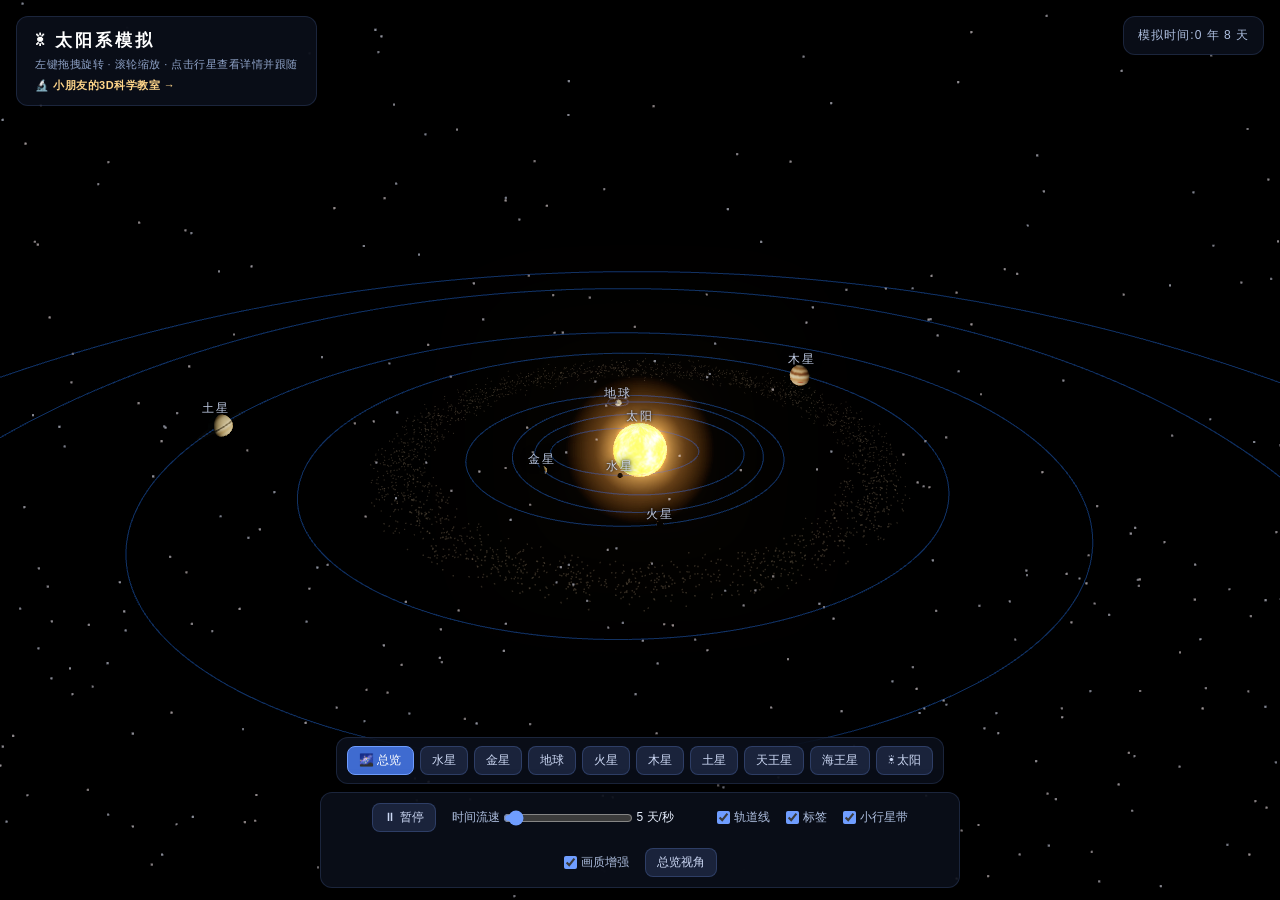
<file: index.html>
<!DOCTYPE html>
<html lang="zh-CN">
<head>
<meta charset="UTF-8">
<meta name="viewport" content="width=device-width, initial-scale=1.0, maximum-scale=1.0, user-scalable=no, viewport-fit=cover">
<title>太阳系模拟</title>
<style>
  * { margin:0; padding:0; box-sizing:border-box; }
  html, body { width:100%; height:100%; overflow:hidden; background:#000; }
  body { font-family:-apple-system,"Segoe UI","Microsoft YaHei",sans-serif; color:#dfe8ff; user-select:none; }
  #app { position:fixed; inset:0; }
  #app canvas { display:block; }

  .panel {
    z-index:10;
    background:rgba(13,18,32,0.72);
    border:1px solid rgba(120,160,255,0.16);
    border-radius:12px;
    backdrop-filter:blur(10px);
    box-shadow:0 4px 24px rgba(0,0,0,0.4);
  }
  #hud, #timePanel, #infoCard, #bottom { position:fixed; }

  #hud { top:16px; left:16px; padding:12px 18px; }
  #hud h1 { font-size:17px; font-weight:600; letter-spacing:3px; color:#fff; }
  #hud p { font-size:11px; color:#8fa3c8; margin-top:5px; letter-spacing:0.5px; }

  #timePanel { top:16px; right:16px; padding:10px 14px; font-size:12px; color:#aebfe0; letter-spacing:1px; }

  #bottom {
    position:fixed; left:50%; transform:translateX(-50%);
    bottom:calc(12px + env(safe-area-inset-bottom, 0px)); z-index:10;
    display:flex; flex-direction:column; gap:8px; align-items:center; max-width:96vw;
  }
  #planetBar { display:flex; gap:6px; padding:8px 10px; flex-wrap:wrap; justify-content:center; }
  #controlBar { display:flex; gap:16px; align-items:center; padding:10px 18px; font-size:12px; flex-wrap:wrap; justify-content:center; }

  button {
    background:rgba(40,55,90,0.55); border:1px solid rgba(120,160,255,0.22);
    color:#cdd9f5; border-radius:8px; padding:5px 11px; font-size:12px;
    cursor:pointer; transition:all .15s; font-family:inherit;
  }
  button:hover { background:rgba(70,100,170,0.6); border-color:rgba(140,180,255,0.5); }
  button.active { background:#3f6bd0; border-color:#6f9dff; color:#fff; }

  input[type=range] { width:130px; accent-color:#6f9dff; vertical-align:middle; }
  input[type=checkbox] { accent-color:#6f9dff; vertical-align:middle; margin-right:4px; }
  label { color:#aebfe0; white-space:nowrap; cursor:pointer; }
  #speedVal { color:#e8f0ff; min-width:64px; display:inline-block; }

  #infoCard { top:64px; right:16px; width:268px; padding:14px 16px; transition:opacity .25s, transform .25s; }
  #infoCard.hidden { opacity:0; pointer-events:none; transform:translateX(12px); }
  .card-head { display:flex; justify-content:space-between; align-items:center; margin-bottom:8px; }
  #infoName { font-size:15px; font-weight:600; letter-spacing:2px; }
  #infoEn { font-size:11px; color:#8fa3c8; margin-left:6px; font-weight:400; }
  #closeCard { padding:2px 8px; font-size:12px; }
  .row { display:flex; justify-content:space-between; font-size:12px; padding:5px 0;
         border-bottom:1px dashed rgba(120,160,255,0.12); }
  .row span:first-child { color:#8fa3c8; }
  .row span:last-child { color:#e2ebff; text-align:right; }
  #infoFact { font-size:12px; line-height:1.7; color:#c6d4f0; margin-top:10px;
              background:rgba(60,80,130,0.25); padding:9px 10px; border-radius:8px; }
  #colorRow { display:flex; align-items:center; gap:8px; margin-top:10px; font-size:12px; color:#8fa3c8; }
  #colorRow .spacer { flex:1; }
  #colorRow input[type=color] { width:40px; height:26px; border:none; background:none; padding:0; cursor:pointer; }
  #colorRow button { padding:3px 10px; font-size:11px; }
  .follow-hint { font-size:10px; color:#6d7fa3; margin-top:8px; text-align:center; letter-spacing:1px; }

  .label {
    font-size:12px; color:rgba(215,228,255,0.88);
    text-shadow:0 0 8px rgba(0,0,0,0.95), 0 0 3px rgba(0,0,0,1);
    letter-spacing:2px; white-space:nowrap; pointer-events:none;
  }

  /* 手机 / 窄屏适配 */
  @media (max-width: 720px) {
    #hud { top:10px; left:10px; padding:8px 12px; }
    #hud h1 { font-size:14px; letter-spacing:2px; }
    #hud p { font-size:10px; margin-top:3px; }
    #timePanel { top:10px; right:10px; padding:7px 10px; font-size:11px; }
    #infoCard { left:10px; right:10px; width:auto; max-height:46vh; overflow-y:auto; }
    #infoCard.hidden { transform:translateY(12px); }
    #planetBar { gap:5px; padding:7px 8px; }
    #planetBar button { padding:5px 9px; font-size:11px; border-radius:7px; }
    #controlBar { gap:8px 12px; padding:8px 12px; font-size:11px; }
    input[type=range] { width:86px; }
    .label { font-size:11px; letter-spacing:1px; }
  }
</style>
</head>
<body>
<div id="app"></div>

<div id="hud" class="panel">
  <h1>☀ 太阳系模拟</h1>
  <p>左键拖拽旋转 · 滚轮缩放 · 点击行星查看详情并跟随</p>
  <p style="margin-top:6px"><a href="lab/" style="color:#ffd68a;text-decoration:none;font-weight:600">🔬 小朋友的3D科学教室 →</a></p>
</div>

<div id="timePanel" class="panel">模拟时间:0 年 0 天</div>

<div id="infoCard" class="panel hidden">
  <div class="card-head">
    <span><span id="infoName"></span><span id="infoEn"></span></span>
    <button id="closeCard">✕</button>
  </div>
  <div id="infoRows"></div>
  <div id="infoFact"></div>
  <div id="colorRow">颜色调节<span class="spacer"></span><input type="color" id="colorPick" value="#ffffff"><button id="colorReset">还原</button></div>
  <div class="follow-hint">镜头跟随中 · 滚轮缩放 / 拖拽换角度</div>
</div>

<div id="bottom">
  <div id="planetBar" class="panel"></div>
  <div id="controlBar" class="panel">
    <button id="playBtn">⏸ 暂停</button>
    <label>时间流速
      <input type="range" id="speed" min="0" max="120" step="1" value="5">
      <span id="speedVal">5 天/秒</span>
    </label>
    <label><input type="checkbox" id="orbitsChk" checked>轨道线</label>
    <label><input type="checkbox" id="labelsChk" checked>标签</label>
    <label><input type="checkbox" id="beltChk" checked>小行星带</label>
    <label><input type="checkbox" id="qualityChk" checked>画质增强</label>
    <button id="resetBtn">总览视角</button>
  </div>
</div>

<script type="importmap">
{
  "imports": {
    "three": "./vendor/three.module.min.js",
    "three/addons/": "./vendor/"
  }
}
</script>

<script type="module">
import * as THREE from 'three';
import { OrbitControls } from 'three/addons/controls/OrbitControls.js';
import { EffectComposer } from 'three/addons/postprocessing/EffectComposer.js';
import { RenderPass } from 'three/addons/postprocessing/RenderPass.js';
import { UnrealBloomPass } from 'three/addons/postprocessing/UnrealBloomPass.js';
import { CSS2DRenderer, CSS2DObject } from 'three/addons/renderers/CSS2DRenderer.js';

/* 移动端检测:触屏指针 + 屏幕较小(手机竖屏/横屏),据此降分辨率、默认关光晕 */
const IS_TOUCH = matchMedia('(pointer: coarse)').matches || 'ontouchstart' in window;
const IS_MOBILE = IS_TOUCH && Math.min(innerWidth, innerHeight) < 820;

/* ---------------- 工具:随机数与分形噪声 ---------------- */
function mulberry32(seed) {
  let a = seed >>> 0;
  return function () {
    a |= 0; a = a + 0x6D2B79F5 | 0;
    let t = Math.imul(a ^ a >>> 15, 1 | a);
    t = t + Math.imul(t ^ t >>> 7, 61 | t) ^ t;
    return ((t ^ t >>> 14) >>> 0) / 4294967296;
  };
}
// 周期性值噪声(横向可无缝平铺,G 为周期),叠加成 fbm
function makeFbm(seed, G) {
  const rand = mulberry32(seed);
  const grid = new Float32Array(G * G);
  for (let i = 0; i < G * G; i++) grid[i] = rand();
  const sm = t => t * t * (3 - 2 * t);
  function noise(x, y) {
    x = ((x % G) + G) % G; y = ((y % G) + G) % G;
    const xi = x | 0, yi = y | 0, xf = x - xi, yf = y - yi;
    const x1 = (xi + 1) % G, y1 = (yi + 1) % G;
    const v00 = grid[yi * G + xi], v10 = grid[yi * G + x1];
    const v01 = grid[y1 * G + xi], v11 = grid[y1 * G + x1];
    const u = sm(xf), v = sm(yf);
    return v00 * (1 - u) * (1 - v) + v10 * u * (1 - v) + v01 * (1 - u) * v + v11 * u * v;
  }
  return (x, y, oct = 4) => {
    let val = 0, amp = 0.5, f = 1, tot = 0;
    for (let o = 0; o < oct; o++) { val += amp * noise(x * f, y * f); tot += amp; amp *= 0.5; f *= 2; }
    return val / tot;
  };
}
const hexToRgb = h => [(h >> 16) & 255, (h >> 8) & 255, h & 255];
const mixRgb = (a, b, t) => [a[0] + (b[0] - a[0]) * t, a[1] + (b[1] - a[1]) * t, a[2] + (b[2] - a[2]) * t];
const clamp01 = x => Math.min(1, Math.max(0, x));
const sstep = (a, b, x) => { const t = clamp01((x - a) / (b - a)); return t * t * (3 - 2 * t); };

/* ---------------- 程序化贴图 ---------------- */
function buildSurface(w, h, fn) { // fn(u,v) -> [r,g,b]
  const canvas = document.createElement('canvas');
  canvas.width = w; canvas.height = h;
  const ctx = canvas.getContext('2d');
  const img = ctx.createImageData(w, h), d = img.data;
  let i = 0;
  for (let y = 0; y < h; y++) {
    const v = y / h;
    for (let x = 0; x < w; x++) {
      const c = fn(x / w, v);
      d[i++] = c[0]; d[i++] = c[1]; d[i++] = c[2]; d[i++] = 255;
    }
  }
  ctx.putImageData(img, 0, 0);
  return { canvas, ctx };
}
function toTexture(canvas) {
  const t = new THREE.CanvasTexture(canvas);
  t.colorSpace = THREE.SRGBColorSpace;
  t.anisotropy = 8;
  t.wrapS = THREE.RepeatWrapping;
  return t;
}
function drawPoles(ctx, w, h, strength) {
  const g1 = ctx.createLinearGradient(0, 0, 0, h * 0.16);
  g1.addColorStop(0, `rgba(245,248,252,${strength})`); g1.addColorStop(1, 'rgba(245,248,252,0)');
  ctx.fillStyle = g1; ctx.fillRect(0, 0, w, h * 0.16);
  const g2 = ctx.createLinearGradient(0, h * 0.84, 0, h);
  g2.addColorStop(0, 'rgba(245,248,252,0)'); g2.addColorStop(1, `rgba(245,248,252,${strength})`);
  ctx.fillStyle = g2; ctx.fillRect(0, h * 0.84, w, h * 0.16);
}
function drawCraters(ctx, w, h, count, seed) {
  const rand = mulberry32(seed + 7);
  for (let i = 0; i < count; i++) {
    const cx = rand() * w, cy = h * 0.06 + rand() * h * 0.88, cr = 1.5 + rand() * rand() * 9;
    ctx.beginPath(); ctx.arc(cx, cy, cr, 0, Math.PI * 2);
    ctx.fillStyle = `rgba(0,0,0,${0.08 + rand() * 0.15})`; ctx.fill();
    ctx.beginPath(); ctx.arc(cx - cr * 0.25, cy - cr * 0.25, cr * 0.7, 0, Math.PI * 2);
    ctx.fillStyle = `rgba(255,255,255,${0.04 + rand() * 0.08})`; ctx.fill();
  }
}
// 气态行星:横向条纹 + 噪声扰动,可选大红斑
function bandsTexture(seed, palette, opts = {}) {
  const { bands = 9, warp = 0.05, grain = 0.14, poles = 0, spot = null } = opts;
  const w = 1024, h = 512;
  const fbm = makeFbm(seed, 32);
  const cols = palette.map(hexToRgb);
  const { canvas, ctx } = buildSurface(w, h, (u, v) => {
    const wv = (fbm(u * 32, v * 16, 4) - 0.5) * warp;
    const f = (v + wv) * bands;
    const i = Math.floor(f), fr = f - i;
    const n = ((i % cols.length) + cols.length) % cols.length;
    const c0 = cols[n], c1 = cols[(n + 1) % cols.length];
    const s = fr * fr * (3 - 2 * fr);
    const g = 1 + (fbm(u * 128, v * 64, 2) - 0.5) * grain;
    return [(c0[0] + (c1[0] - c0[0]) * s) * g, (c0[1] + (c1[1] - c0[1]) * s) * g, (c0[2] + (c1[2] - c0[2]) * s) * g];
  });
  if (spot) {
    const { x = 0.68, y = 0.63, rx = 0.055, ry = 0.028, color = '#c25436' } = spot;
    ctx.save(); ctx.translate(x * w, y * h); ctx.scale(rx * w, ry * h);
    ctx.beginPath(); ctx.arc(0, 0, 1, 0, Math.PI * 2);
    ctx.fillStyle = color; ctx.globalAlpha = 0.85; ctx.fill();
    ctx.globalAlpha = 0.4; ctx.lineWidth = 0.25;
    ctx.strokeStyle = 'rgba(255,235,210,0.8)'; ctx.stroke();
    ctx.restore();
  }
  if (poles > 0) drawPoles(ctx, w, h, poles);
  return toTexture(canvas);
}
// 岩石行星:噪声混色 + 陨石坑 + 极冠
function rockyTexture(seed, base, dark, opts = {}) {
  const { craters = 90, grain = 0.28, poles = 0 } = opts;
  const w = 1024, h = 512;
  const fbm = makeFbm(seed, 16);
  const cb = hexToRgb(base), cd = hexToRgb(dark);
  const { canvas, ctx } = buildSurface(w, h, (u, v) => {
    const n = fbm(u * 16, v * 8, 5);
    const g = 1 + (fbm(u * 64, v * 32, 3) - 0.5) * grain;
    let col = [cb[0] + (cd[0] - cb[0]) * n, cb[1] + (cd[1] - cb[1]) * n, cb[2] + (cd[2] - cb[2]) * n];
    if (poles > 0) col = mixRgb(col, [245, 248, 250], sstep(poles, 0.5, Math.abs(v - 0.5)) * 0.9);
    return [col[0] * g, col[1] * g, col[2] * g];
  });
  drawCraters(ctx, w, h, craters, seed);
  return toTexture(canvas);
}
// 地球:海洋 + 大陆 + 冰盖,另附云层灰度图(作 alphaMap)
function earthTextures() {
  const w = 1024, h = 512;
  const cont = makeFbm(42, 6), det = makeFbm(77, 32);
  const o1 = hexToRgb(0x0d3b73), o2 = hexToRgb(0x1e63a8);
  const l1 = hexToRgb(0x3f7a37), l2 = hexToRgb(0x8a7d4a), l3 = hexToRgb(0x6b8f3f);
  const surf = buildSurface(w, h, (u, v) => {
    const c = cont(u * 6, v * 3, 5), d2 = det(u * 32, v * 16, 3);
    const lat = Math.abs(v - 0.5) * 2;
    const ice = sstep(0.82, 0.93, lat + (d2 - 0.5) * 0.12);
    if (c > 0.52 - (d2 - 0.5) * 0.15) {
      let col = mixRgb(l1, l2, clamp01(lat * 0.9 + d2 * 0.4));
      col = mixRgb(col, l3, d2 * 0.5);
      col = mixRgb(col, [240, 246, 250], ice);
      const g = 0.82 + d2 * 0.36;
      return [col[0] * g, col[1] * g, col[2] * g];
    }
    let col = mixRgb(o1, o2, clamp01((0.52 - c) * 3 + d2 * 0.3));
    col = mixRgb(col, [228, 240, 248], ice);
    return col;
  });
  const cl = makeFbm(911, 8);
  const cc = document.createElement('canvas'); cc.width = w; cc.height = h;
  const cctx = cc.getContext('2d');
  const img = cctx.createImageData(w, h), d = img.data;
  let i = 0;
  for (let y = 0; y < h; y++) {
    const v = y / h;
    for (let x = 0; x < w; x++) {
      const u = x / w;
      const a = sstep(0.52, 0.75, cl(u * 8, v * 4, 4) * 0.8 + cl(u * 32, v * 16, 2) * 0.3);
      d[i++] = a * 255; d[i++] = a * 255; d[i++] = a * 255; d[i++] = 255;
    }
  }
  cctx.putImageData(img, 0, 0);
  return { surface: toTexture(surf.canvas), clouds: toTexture(cc) };
}
function sunTexture() {
  const fbm = makeFbm(5, 16);
  const { canvas } = buildSurface(1024, 512, (u, v) => {
    const n = fbm(u * 16, v * 8, 5), n2 = fbm(u * 64, v * 32, 3);
    const t = clamp01(n * 0.75 + n2 * 0.45);
    return t < 0.5 ? mixRgb([255, 110, 20], [255, 190, 60], t / 0.5)
                   : mixRgb([255, 190, 60], [255, 250, 225], (t - 0.5) / 0.5);
  });
  return toTexture(canvas);
}
function ringTexture() {
  const w = 1024, h = 16;
  const fbm = makeFbm(3, 64);
  const canvas = document.createElement('canvas');
  canvas.width = w; canvas.height = h;
  const ctx = canvas.getContext('2d');
  const img = ctx.createImageData(w, h), d = img.data;
  for (let x = 0; x < w; x++) {
    const t = x / w;
    let a = 0.55 + 0.45 * fbm(t * 64, 0.5, 4);
    a *= sstep(0, 0.06, t) * (1 - sstep(0.93, 1, t));
    a *= 1 - 0.88 * Math.exp(-Math.pow((t - 0.62) / 0.025, 2));  // 卡西尼缝
    a *= 1 - 0.5 * Math.exp(-Math.pow((t - 0.35) / 0.02, 2));
    const c = mixRgb([206, 186, 148], [238, 224, 192], fbm(t * 32, 0.5, 3));
    for (let y = 0; y < h; y++) {
      const i = (y * w + x) * 4;
      d[i] = c[0]; d[i + 1] = c[1]; d[i + 2] = c[2]; d[i + 3] = a * 255;
    }
  }
  ctx.putImageData(img, 0, 0);
  const tex = new THREE.CanvasTexture(canvas);
  tex.colorSpace = THREE.SRGBColorSpace;
  return tex;
}
function softDotTexture() {
  const c = document.createElement('canvas'); c.width = c.height = 64;
  const ctx = c.getContext('2d');
  const g = ctx.createRadialGradient(32, 32, 0, 32, 32, 32);
  g.addColorStop(0, 'rgba(255,255,255,1)');
  g.addColorStop(0.4, 'rgba(255,255,255,0.6)');
  g.addColorStop(1, 'rgba(255,255,255,0)');
  ctx.fillStyle = g; ctx.fillRect(0, 0, 64, 64);
  return new THREE.CanvasTexture(c);
}
function glowTexture() {
  const c = document.createElement('canvas'); c.width = c.height = 256;
  const ctx = c.getContext('2d');
  const g = ctx.createRadialGradient(128, 128, 0, 128, 128, 128);
  g.addColorStop(0, 'rgba(255,225,160,0.85)');
  g.addColorStop(0.25, 'rgba(255,170,70,0.30)');
  g.addColorStop(0.6, 'rgba(255,130,40,0.10)');
  g.addColorStop(1, 'rgba(255,120,30,0)');
  ctx.fillStyle = g; ctx.fillRect(0, 0, 256, 256);
  return new THREE.CanvasTexture(c);
}

/* ---------------- 行星数据(轨道半径/大小经艺术化压缩) ---------------- */
const distOf = au => 28 * Math.pow(au, 0.55);
const sizeOf = km => 0.9 * Math.sqrt(km / 6371);

const SUN_INFO = {
  name: '太阳', en: 'Sun',
  rows: [['类型', 'G2V 黄矮星'], ['直径', '1,392,700 km'], ['表面温度', '约 5,500 °C'], ['自转周期', '约 25.4 天(赤道)'], ['年龄', '约 46 亿年']],
  fact: '太阳占据太阳系总质量的 99.86%,每秒将约 400 万吨物质转化为能量,照亮整个行星系统。'
};

const PLANET_DEFS = [
  { key: '水星', en: 'Mercury', au: 0.387, period: 87.97, ecc: 0.2056, incl: 7.0, radiusKm: 2440, tilt: 0.03, dayHours: 1407.6, M0: 0.8,
    makeTex: () => rockyTexture(11, 0x9a938c, 0x514c47, { craters: 120 }),
    info: { rows: [['距日', '0.39 AU · 约 5,790 万 km'], ['公转周期', '88 天'], ['自转周期', '58.6 天'], ['直径', '4,879 km'], ['已知卫星', '0']],
            fact: '没有大气调节温度,昼夜温差接近 600 °C,是太阳系温差最大的行星。' } },
  { key: '金星', en: 'Venus', au: 0.723, period: 224.7, ecc: 0.0068, incl: 3.39, radiusKm: 6052, tilt: 177.4, dayHours: -5832.5, M0: 2.4,
    makeTex: () => bandsTexture(21, [0xe8d9a8, 0xd9b878, 0xf0e4c0, 0xcfa96a], { bands: 5, warp: 0.12, grain: 0.1 }),
    info: { rows: [['距日', '0.72 AU · 约 1.08 亿 km'], ['公转周期', '224.7 天'], ['自转周期', '243 天(逆向)'], ['直径', '12,104 km'], ['已知卫星', '0']],
            fact: '浓厚的二氧化碳大气造成失控温室效应,表面约 465 °C,是最热的行星;它还"逆向"自转。' } },
  { key: '地球', en: 'Earth', au: 1.0, period: 365.25, ecc: 0.0167, incl: 0.0, radiusKm: 6371, tilt: 23.4, dayHours: 23.93, M0: 4.4,
    makeTex: () => earthTextures().surface,
    info: { rows: [['距日', '1.00 AU · 约 1.5 亿 km'], ['公转周期', '365.25 天'], ['自转周期', '23.9 小时'], ['直径', '12,756 km'], ['已知卫星', '1']],
            fact: '目前已知唯一存在生命的星球,表面 71% 被海洋覆盖,拥有一颗异常巨大的卫星——月球。' } },
  { key: '火星', en: 'Mars', au: 1.524, period: 686.98, ecc: 0.0934, incl: 1.85, radiusKm: 3390, tilt: 25.2, dayHours: 24.62, M0: 1.2,
    makeTex: () => rockyTexture(31, 0xb5532a, 0x6e2f16, { craters: 70, poles: 0.42 }),
    info: { rows: [['距日', '1.52 AU · 约 2.28 亿 km'], ['公转周期', '687 天'], ['自转周期', '24.6 小时'], ['直径', '6,792 km'], ['已知卫星', '2']],
            fact: '拥有太阳系最高的火山——奥林帕斯山,高约 21 km,是珠穆朗玛峰的两倍多。' } },
  { key: '木星', en: 'Jupiter', au: 5.203, period: 4332.6, ecc: 0.0489, incl: 1.3, radiusKm: 69911, tilt: 3.1, dayHours: 9.93, M0: 5.5,
    makeTex: () => bandsTexture(51, [0xd8b894, 0xefe0c3, 0xb08252, 0xe8cba4, 0x8a5a38, 0xead9b8, 0xc89868],
                 { bands: 11, warp: 0.045, spot: { x: 0.68, y: 0.63, rx: 0.055, ry: 0.028 } }),
    info: { rows: [['距日', '5.20 AU · 约 7.78 亿 km'], ['公转周期', '11.86 年'], ['自转周期', '9.9 小时'], ['直径', '142,984 km'], ['已知卫星', '95']],
            fact: '质量是其余七颗行星总和的 2.5 倍;标志性的大红斑是一场持续了几百年的巨型风暴。' } },
  { key: '土星', en: 'Saturn', au: 9.537, period: 10759, ecc: 0.0565, incl: 2.49, radiusKm: 58232, tilt: 26.7, dayHours: 10.66, M0: 3.3, hasRings: true,
    makeTex: () => bandsTexture(61, [0xe3d3a8, 0xefe4c4, 0xd4bc8a, 0xe8d9b0], { bands: 9, warp: 0.03, grain: 0.08 }),
    info: { rows: [['距日', '9.58 AU · 约 14.3 亿 km'], ['公转周期', '29.45 年'], ['自转周期', '10.7 小时'], ['直径', '120,536 km'], ['已知卫星', '146']],
            fact: '光环由无数冰粒与岩石碎块组成,宽度超过 20 万 km 却薄至几十米;它的平均密度比水还低。' } },
  { key: '天王星', en: 'Uranus', au: 19.19, period: 30687, ecc: 0.0457, incl: 0.77, radiusKm: 25362, tilt: 97.8, dayHours: -17.24, M0: 0.4,
    makeTex: () => bandsTexture(71, [0x9fd6dd, 0xaee2e8, 0x93ccd4], { bands: 5, warp: 0.02, grain: 0.05 }),
    info: { rows: [['距日', '19.2 AU · 约 28.7 亿 km'], ['公转周期', '84.02 年'], ['自转周期', '17.2 小时(逆向)'], ['直径', '51,118 km'], ['已知卫星', '28']],
            fact: '自转轴倾斜约 98°,几乎是"躺着"绕太阳滚动,可能源于远古时期的一次巨大撞击。' } },
  { key: '海王星', en: 'Neptune', au: 30.07, period: 60190, ecc: 0.0113, incl: 1.77, radiusKm: 24622, tilt: 28.3, dayHours: 16.11, M0: 2.0,
    makeTex: () => bandsTexture(81, [0x3a66c8, 0x2f55b0, 0x4a7ada, 0x2a4ca0], { bands: 7, warp: 0.04, grain: 0.07 }),
    info: { rows: [['距日', '30.05 AU · 约 45 亿 km'], ['公转周期', '164.8 年'], ['自转周期', '16.1 小时'], ['直径', '49,528 km'], ['已知卫星', '16']],
            fact: '风速可达 2,100 km/h,拥有太阳系最猛烈的风暴;它是唯一靠数学计算预言后才发现的行星。' } },
];

/* ---------------- 场景基础 ---------------- */
const container = document.getElementById('app');
const renderer = new THREE.WebGLRenderer({ antialias: true });
renderer.setPixelRatio(Math.min(window.devicePixelRatio, IS_MOBILE ? 1.5 : 2));
renderer.setSize(innerWidth, innerHeight);
renderer.toneMapping = THREE.ACESFilmicToneMapping;
container.appendChild(renderer.domElement);

const labelRenderer = new CSS2DRenderer();
labelRenderer.setSize(innerWidth, innerHeight);
Object.assign(labelRenderer.domElement.style, { position: 'absolute', top: '0', left: '0', pointerEvents: 'none', zIndex: '2' });
container.appendChild(labelRenderer.domElement);

const scene = new THREE.Scene();
const camera = new THREE.PerspectiveCamera(55, innerWidth / innerHeight, 0.1, 6000);
const CAM_DEFAULT = new THREE.Vector3(0, 85, 175);
camera.position.copy(CAM_DEFAULT);

const controls = new OrbitControls(camera, renderer.domElement);
controls.enableDamping = true;
controls.dampingFactor = 0.06;
controls.minDistance = 4;
controls.maxDistance = 850;

const composerRT = new THREE.WebGLRenderTarget(innerWidth, innerHeight, { type: THREE.HalfFloatType, samples: 4 });
const composer = new EffectComposer(renderer, composerRT);
composer.addPass(new RenderPass(scene, camera));
const bloom = new UnrealBloomPass(new THREE.Vector2(innerWidth, innerHeight), 1.05, 0.6, 0.85);
composer.addPass(bloom);

scene.add(new THREE.AmbientLight(0x223344, 0.7));
const sunLight = new THREE.PointLight(0xfff2d8, 2.6, 0, 0);
scene.add(sunLight);

/* ---------------- 太阳 ---------------- */
const dotTex = softDotTexture();
const sun = new THREE.Mesh(
  new THREE.SphereGeometry(6, 64, 32),
  new THREE.MeshBasicMaterial({ map: sunTexture() })
);
sun.material.color.setRGB(1.35, 1.25, 1.1); // 提亮以触发光晕
sun.userData.isSun = true;
scene.add(sun);

const glow = new THREE.Sprite(new THREE.SpriteMaterial({
  map: glowTexture(), blending: THREE.AdditiveBlending, transparent: true, depthWrite: false
}));
glow.scale.setScalar(34);
scene.add(glow);

function addLabel(parent, text, y) {
  const div = document.createElement('div');
  div.className = 'label';
  div.textContent = text;
  const obj = new CSS2DObject(div);
  obj.position.set(0, y, 0);
  parent.add(obj);
  return obj;
}
const sunLabel = addLabel(sun, '太阳', 8.2);

/* ---------------- 行星 ---------------- */
function solveKepler(Mm, e) {
  let E = Mm;
  for (let i = 0; i < 5; i++) E = E - (E - e * Math.sin(E) - Mm) / (1 - e * Math.cos(E));
  return E;
}
function orbitalPos(def, tDays, out) {
  const TAU = Math.PI * 2;
  const Mm = ((def.M0 + TAU * tDays / def.period) % TAU + TAU) % TAU;
  const E = solveKepler(Mm, def.ecc);
  const a = def.dist, b = a * Math.sqrt(1 - def.ecc * def.ecc), inc = THREE.MathUtils.degToRad(def.incl);
  const x = a * (Math.cos(E) - def.ecc);
  const z = b * Math.sin(E);
  out.set(x, z * Math.sin(inc), z * Math.cos(inc));
}
function makeOrbitLine(def) {
  const pts = [];
  const a = def.dist, b = a * Math.sqrt(1 - def.ecc * def.ecc), inc = THREE.MathUtils.degToRad(def.incl);
  for (let i = 0; i <= 256; i++) {
    const E = i / 256 * Math.PI * 2;
    const z = b * Math.sin(E);
    pts.push(new THREE.Vector3(a * (Math.cos(E) - def.ecc), z * Math.sin(inc), z * Math.cos(inc)));
  }
  return new THREE.Line(
    new THREE.BufferGeometry().setFromPoints(pts),
    new THREE.LineBasicMaterial({ color: 0x3a5a8a, transparent: true, opacity: 0.5 })
  );
}

const planets = [];
const orbitLines = [];
const labels = [sunLabel];
const clickables = [sun];
const earthTex = earthTextures();

for (const def of PLANET_DEFS) {
  def.dist = distOf(def.au);
  def.size = sizeOf(def.radiusKm);

  const holder = new THREE.Group();
  scene.add(holder);

  const tiltG = new THREE.Group();
  tiltG.rotation.z = THREE.MathUtils.degToRad(def.tilt);
  holder.add(tiltG);

  const tex = def.key === '地球' ? earthTex.surface : def.makeTex();
  const mesh = new THREE.Mesh(
    new THREE.SphereGeometry(def.size, 48, 24),
    new THREE.MeshStandardMaterial({ map: tex, roughness: 1, metalness: 0 })
  );
  mesh.userData.def = def;
  tiltG.add(mesh);
  clickables.push(mesh);

  if (def.key === '地球') {
    const clouds = new THREE.Mesh(
      new THREE.SphereGeometry(def.size * 1.03, 48, 24),
      new THREE.MeshStandardMaterial({ color: 0xffffff, alphaMap: earthTex.clouds, transparent: true, depthWrite: false, roughness: 1 })
    );
    tiltG.add(clouds);
    def.cloudsMesh = clouds;

    // 月球
    const moonPivot = new THREE.Group();
    holder.add(moonPivot);
    const moon = new THREE.Mesh(
      new THREE.SphereGeometry(0.26, 24, 12),
      new THREE.MeshStandardMaterial({ map: rockyTexture(99, 0xb8b4ae, 0x6e6a64, { craters: 60 }), roughness: 1 })
    );
    moon.position.set(2.6, 0.15, 0);
    moonPivot.add(moon);
    def.moonPivot = moonPivot;

    const moonOrbit = new THREE.LineLoop(
      new THREE.BufferGeometry().setFromPoints(
        Array.from({ length: 96 }, (_, i) => {
          const a = i / 96 * Math.PI * 2;
          return new THREE.Vector3(Math.cos(a) * 2.6, 0.15, Math.sin(a) * 2.6);
        })
      ),
      new THREE.LineBasicMaterial({ color: 0x3a5a8a, transparent: true, opacity: 0.35 })
    );
    holder.add(moonOrbit);
    orbitLines.push(moonOrbit);
  }

  if (def.hasRings) {
    const inner = def.size * 1.35, outer = def.size * 2.35;
    const rg = new THREE.RingGeometry(inner, outer, 128, 1);
    const pos = rg.attributes.position, uv = rg.attributes.uv, v3 = new THREE.Vector3();
    for (let i = 0; i < pos.count; i++) {
      v3.fromBufferAttribute(pos, i);
      uv.setXY(i, (v3.length() - inner) / (outer - inner), 0.5);
    }
    const ring = new THREE.Mesh(rg, new THREE.MeshLambertMaterial({
      map: ringTexture(), transparent: true, side: THREE.DoubleSide, depthWrite: false, emissive: 0x14120c
    }));
    ring.rotation.x = -Math.PI / 2;
    tiltG.add(ring);
    def.ringMesh = ring;
  }

  const orbitLine = makeOrbitLine(def);
  scene.add(orbitLine);
  orbitLines.push(orbitLine);

  labels.push(addLabel(holder, def.key, def.size + 1.6));

  planets.push({ def, holder, mesh });
}

/* ---------------- 星空与小行星带 ---------------- */
{
  const N = 2600;
  const pos = new Float32Array(N * 3), col = new Float32Array(N * 3);
  const rand = mulberry32(1234);
  for (let i = 0; i < N; i++) {
    const v = new THREE.Vector3(rand() * 2 - 1, rand() * 2 - 1, rand() * 2 - 1).normalize().multiplyScalar(900 + rand() * 1300);
    pos.set([v.x, v.y, v.z], i * 3);
    const b = 0.7 + rand() * 0.3, warm = rand();
    col.set([b * (0.85 + warm * 0.15), b * 0.9, b * (1.05 - warm * 0.15)], i * 3);
  }
  const g = new THREE.BufferGeometry();
  g.setAttribute('position', new THREE.BufferAttribute(pos, 3));
  g.setAttribute('color', new THREE.BufferAttribute(col, 3));
  scene.add(new THREE.Points(g, new THREE.PointsMaterial({
    size: 2.2, map: dotTex, transparent: true, depthWrite: false,
    sizeAttenuation: false, vertexColors: true
  })));
}
const belt = new THREE.Group();
{
  const N = 2400;
  const pos = new Float32Array(N * 3);
  const rand = mulberry32(5678);
  for (let i = 0; i < N; i++) {
    const r = 44 + (rand() + rand()) * 8;       // 44 ~ 60,中间更密
    const a = rand() * Math.PI * 2;
    pos.set([Math.cos(a) * r, (rand() - 0.5) * 2.2, Math.sin(a) * r], i * 3);
  }
  const g = new THREE.BufferGeometry();
  g.setAttribute('position', new THREE.BufferAttribute(pos, 3));
  belt.add(new THREE.Points(g, new THREE.PointsMaterial({
    size: 0.5, map: dotTex, transparent: true, depthWrite: false,
    color: 0x8a7f70, sizeAttenuation: true, opacity: 0.85
  })));
  scene.add(belt);
}

/* ---------------- 状态与交互 ---------------- */
let simDays = 0;
let playing = true;
let speedVal = 5;
let followObj = null;      // 跟随的天体(sun 或 holder)
let followPrev = new THREE.Vector3();
let zooming = false, targetDist = 0;
let resetting = false;
let selectedDef = null;    // null | 'sun' | def
let colorTarget = null;    // 当前调色的目标('sun' 或 def)
const SUN_DEFAULT_TINT = '#fff1d0';
let sunTint = SUN_DEFAULT_TINT;

// 换色:行星直接给贴图叠色,太阳连带光照与光晕一起变
function applyPlanetTint(def, hex) {
  def.tint = hex;
  const p = planets.find(p => p.def === def);
  if (!p) return;
  p.mesh.material.color.set(hex);
  if (def.ringMesh) def.ringMesh.material.color.set(hex);
}
function applySunTint(hex) {
  sunTint = hex;
  sun.material.color.set(hex).multiplyScalar(1.35);
  glow.material.color.set(hex);
  sunLight.color.set(hex);
}

const _v = new THREE.Vector3();

const $ = id => document.getElementById(id);
const timeEl = $('timePanel'), card = $('infoCard');
const colorPick = $('colorPick'), colorReset = $('colorReset');

if (IS_TOUCH) $('hint').textContent = '单指拖动旋转 · 双指缩放 · 点按行星查看详情';
let useBloom = !IS_MOBILE;
const qualityChk = $('qualityChk');
qualityChk.checked = useBloom;
qualityChk.onchange = () => useBloom = qualityChk.checked;

function showCard(def) {
  selectedDef = def;
  const isSun = def === 'sun';
  const info = isSun ? SUN_INFO : def.info;
  $('infoName').textContent = isSun ? SUN_INFO.name : def.key;
  $('infoEn').textContent = isSun ? SUN_INFO.en : def.en;
  $('infoRows').innerHTML = info.rows.map(([k, v]) => `<div class="row"><span>${k}</span><span>${v}</span></div>`).join('');
  $('infoFact').textContent = info.fact;
  colorTarget = def;
  colorPick.value = isSun ? sunTint : (def.tint || '#ffffff');
  card.classList.remove('hidden');
}
function hideCard() {
  hideCardInternal();
  followObj = null;
  zooming = false;
  document.querySelectorAll('#planetBar button').forEach(b => b.classList.remove('active'));
}
function select(target) {
  resetting = false;
  hideCardInternal();
  if (target === 'sun') {
    followObj = sun;
    showCard('sun');
    targetDist = 30;
  } else {
    followObj = target.holder;
    showCard(target.def);
    targetDist = target.def.size * 7 + 3;
    target.mesh.material.emissive.setHex(0x1a2038);
  }
  followPrev.copy(followObj.position);
  zooming = true;
  markActiveButton(target);
}
function hideCardInternal() {
  selectedDef = null;
  colorTarget = null;
  card.classList.add('hidden');
  for (const p of planets) p.mesh.material.emissive.setHex(0x000000);
  applySunTint(sunTint);
}

// 行星快捷按钮
const planetBar = $('planetBar');
const overviewBtn = document.createElement('button');
overviewBtn.textContent = '🌌 总览';
overviewBtn.onclick = () => {
  hideCard();
  resetting = true;
  markActiveButton(null);
};
planetBar.appendChild(overviewBtn);
for (const p of planets) {
  const b = document.createElement('button');
  b.textContent = p.def.key;
  b.onclick = () => select(p);
  planetBar.appendChild(b);
}
const sunBtn = document.createElement('button');
sunBtn.textContent = '☀ 太阳';
sunBtn.onclick = () => select('sun');
planetBar.appendChild(sunBtn);

function markActiveButton(target) {
  const btns = planetBar.querySelectorAll('button');
  btns.forEach(b => b.classList.remove('active'));
  if (!target) { btns[0].classList.add('active'); return; } // 总览
  const key = target === 'sun' ? '☀ 太阳' : target.def.key;
  btns.forEach(b => { if (b.textContent === key) b.classList.add('active'); });
}
markActiveButton(null);

// 点击拾取(区分拖拽)
const raycaster = new THREE.Raycaster();
const ndc = new THREE.Vector2();
let downX = 0, downY = 0;
renderer.domElement.addEventListener('pointerdown', e => { downX = e.clientX; downY = e.clientY; });
renderer.domElement.addEventListener('pointerup', e => {
  if (Math.hypot(e.clientX - downX, e.clientY - downY) > 6) return;
  ndc.set(e.clientX / innerWidth * 2 - 1, -(e.clientY / innerHeight) * 2 + 1);
  raycaster.setFromCamera(ndc, camera);
  const hit = raycaster.intersectObjects(clickables, false)[0];
  if (!hit) return;
  if (hit.object.userData.isSun) select('sun');
  else {
    const p = planets.find(p => p.mesh === hit.object);
    if (p) select(p);
  }
});
renderer.domElement.addEventListener('pointermove', e => {
  ndc.set(e.clientX / innerWidth * 2 - 1, -(e.clientY / innerHeight) * 2 + 1);
  raycaster.setFromCamera(ndc, camera);
  renderer.domElement.style.cursor = raycaster.intersectObjects(clickables, false).length ? 'pointer' : 'grab';
});

// 控制面板
const playBtn = $('playBtn'), speedInput = $('speed'), speedLabel = $('speedVal');
playBtn.onclick = () => {
  playing = !playing;
  playBtn.textContent = playing ? '⏸ 暂停' : '▶ 播放';
};
speedInput.oninput = () => {
  speedVal = +speedInput.value;
  speedLabel.textContent = `${speedVal} 天/秒`;
};
$('orbitsChk').onchange = e => orbitLines.forEach(l => l.visible = e.target.checked);
$('labelsChk').onchange = e => labels.forEach(l => l.visible = e.target.checked);
$('beltChk').onchange = e => belt.visible = e.target.checked;
$('resetBtn').onclick = () => { hideCard(); resetting = true; markActiveButton(null); };
$('closeCard').onclick = () => { hideCard(); resetting = true; markActiveButton(null); };
colorPick.oninput = () => {
  if (!colorTarget) return;
  if (colorTarget === 'sun') applySunTint(colorPick.value);
  else applyPlanetTint(colorTarget, colorPick.value);
};
colorReset.onclick = () => {
  if (!colorTarget) return;
  const hex = colorTarget === 'sun' ? SUN_DEFAULT_TINT : '#ffffff';
  colorPick.value = hex;
  if (colorTarget === 'sun') applySunTint(hex);
  else applyPlanetTint(colorTarget, hex);
};

addEventListener('resize', () => {
  camera.aspect = innerWidth / innerHeight;
  camera.updateProjectionMatrix();
  renderer.setSize(innerWidth, innerHeight);
  composer.setSize(innerWidth, innerHeight);
  labelRenderer.setSize(innerWidth, innerHeight);
});

/* ---------------- 主循环 ---------------- */
const clock = new THREE.Clock();
let lastDay = -1;

renderer.setAnimationLoop(() => {
  const dt = Math.min(clock.getDelta(), 0.1);
  if (playing) simDays += speedVal * dt;

  for (const p of planets) {
    orbitalPos(p.def, simDays, p.holder.position);
    p.mesh.rotation.y = simDays * 24 / p.def.dayHours * Math.PI * 2;
    if (p.def.cloudsMesh) p.def.cloudsMesh.rotation.y = p.mesh.rotation.y * 1.12;
    if (p.def.moonPivot) p.def.moonPivot.rotation.y = simDays / 27.32 * Math.PI * 2;
  }
  belt.rotation.y = simDays / 2000 * Math.PI * 2;

  // 跟随选中天体
  if (followObj) {
    _v.copy(followObj.position).sub(followPrev);
    camera.position.add(_v);
    controls.target.copy(followObj.position);
    followPrev.copy(followObj.position);
    if (zooming) {
      _v.copy(camera.position).sub(controls.target);
      const d = _v.length();
      const nd = d + (targetDist - d) * 0.08;
      _v.setLength(nd);
      camera.position.copy(controls.target).add(_v);
      if (Math.abs(nd - targetDist) < 0.05) zooming = false;
    }
  } else if (resetting) {
    controls.target.lerp(new THREE.Vector3(0, 0, 0), 0.08);
    camera.position.lerp(CAM_DEFAULT, 0.08);
    if (camera.position.distanceTo(CAM_DEFAULT) < 0.5) resetting = false;
  }

  const y = Math.floor(simDays / 365.25), dd = Math.floor(simDays % 365.25);
  const key = y * 1000 + dd;
  if (key !== lastDay) {
    lastDay = key;
    timeEl.textContent = `模拟时间:${y} 年 ${dd} 天`;
  }

  controls.update();
  if (useBloom) composer.render(); else renderer.render(scene, camera);
  labelRenderer.render(scene, camera);
});
</script>
</body>
</html>
</file>
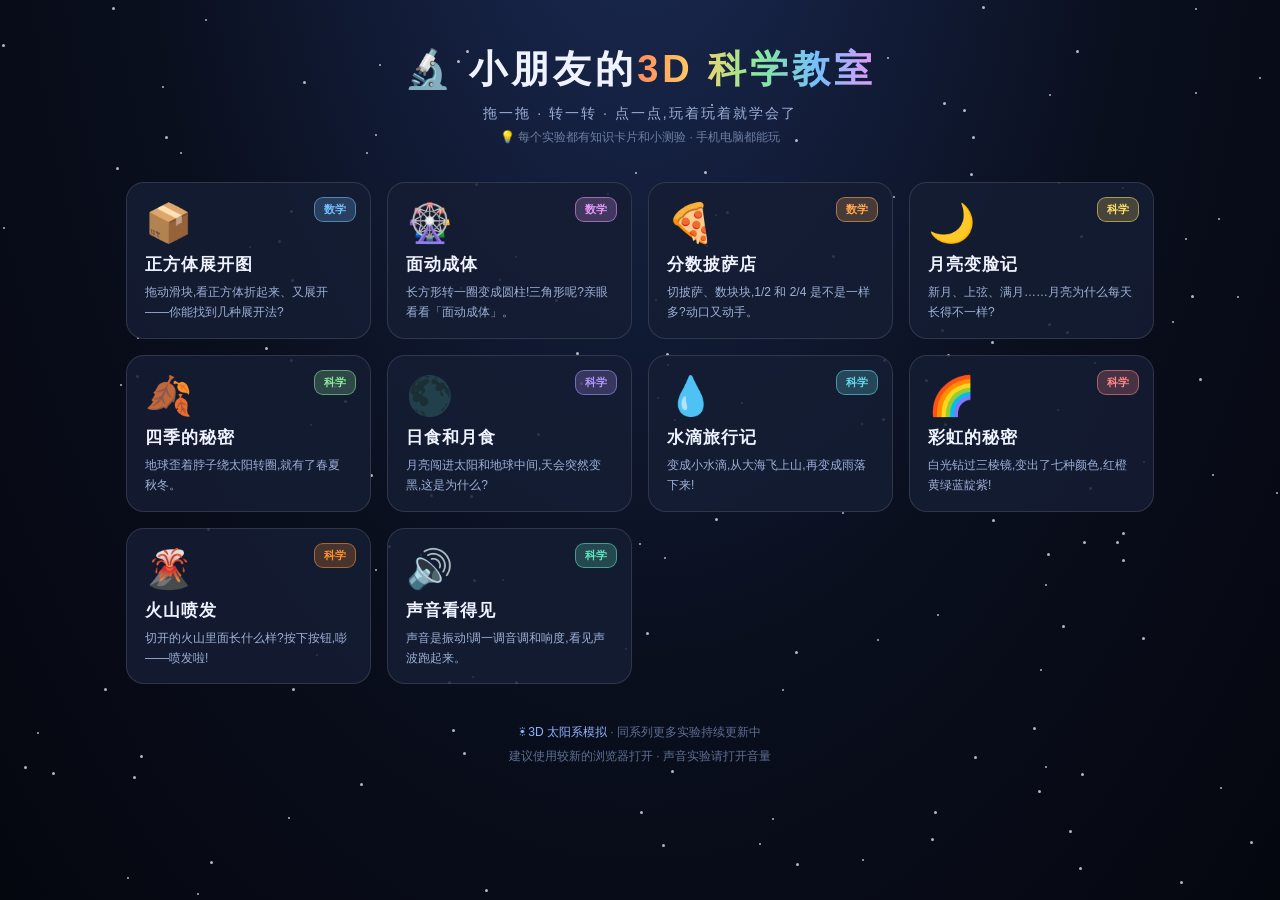
<file: lab/index.html>
<!DOCTYPE html>
<html lang="zh-CN">
<head>
<meta charset="UTF-8">
<meta name="viewport" content="width=device-width, initial-scale=1.0, maximum-scale=1.0, user-scalable=no, viewport-fit=cover">
<title>小朋友的3D科学教室</title>
<style>
* { margin:0; padding:0; box-sizing:border-box; }
html,body { min-height:100%; }
body {
  background:radial-gradient(ellipse at 50% -20%, #1b2b55 0%, #0a0f1e 55%, #05070f 100%);
  font-family:-apple-system,"Segoe UI","Microsoft YaHei",sans-serif;
  color:#eef3ff; user-select:none; overflow-x:hidden;
  padding-bottom:40px;
}
/* 星星背景 */
.stars, .stars2 { position:fixed; inset:0; pointer-events:none; z-index:0; }
.stars i, .stars2 i {
  position:absolute; width:3px; height:3px; border-radius:50%; background:#fff; opacity:0.7;
  animation:tw 3s ease-in-out infinite;
}
.stars2 i { width:2px; height:2px; animation-duration:4.5s; }
@keyframes tw { 0%,100% { opacity:0.15; } 50% { opacity:0.9; } }

header { position:relative; z-index:1; text-align:center; padding:44px 16px 10px; }
h1 { font-size:clamp(24px, 5vw, 38px); letter-spacing:4px; }
h1 .rainbow {
  background:linear-gradient(90deg,#ff8a5c,#ffd166,#8ce99a,#74c0fc,#e599f7);
  -webkit-background-clip:text; background-clip:text; color:transparent;
}
header p { margin-top:10px; color:#9db1d8; font-size:14px; letter-spacing:2px; }
.sub { margin-top:6px; font-size:12px; color:#6d7fa3; }

.grid {
  position:relative; z-index:1; max-width:1060px; margin:26px auto 0; padding:0 16px;
  display:grid; grid-template-columns:repeat(auto-fill, minmax(240px, 1fr)); gap:16px;
}
a.card {
  display:block; text-decoration:none; color:inherit; border-radius:18px; padding:18px 18px 15px;
  background:rgba(22,30,52,0.85); border:1px solid rgba(255,255,255,0.12);
  transition:transform .18s, border-color .18s, box-shadow .18s; position:relative; overflow:hidden;
}
a.card:hover { transform:translateY(-4px); border-color:var(--c); box-shadow:0 10px 30px color-mix(in srgb, var(--c) 25%, transparent); }
.card .emoji { font-size:38px; display:inline-block; animation:bob 3s ease-in-out infinite; animation-delay:var(--d, 0s); }
@keyframes bob { 0%,100% { transform:translateY(0); } 50% { transform:translateY(-5px); } }
.card h3 { font-size:17px; margin-top:8px; letter-spacing:1px; }
.card p { font-size:12px; color:#9db1d8; margin-top:6px; line-height:1.7; }
.card .badge {
  position:absolute; top:14px; right:14px; font-size:11px; font-weight:700;
  padding:4px 9px; border-radius:9px;
  background:color-mix(in srgb, var(--c) 22%, transparent);
  border:1px solid color-mix(in srgb, var(--c) 55%, transparent);
  color:var(--c);
}
footer { position:relative; z-index:1; text-align:center; margin-top:36px; font-size:12px; color:#5d6f94; line-height:2; }
footer a { color:#8fb2ff; text-decoration:none; }
</style>
</head>
<body>
<div class="stars"></div><div class="stars2"></div>
<header>
  <h1>🔬 小朋友的<span class="rainbow">3D 科学教室</span></h1>
  <p>拖一拖 · 转一转 · 点一点,玩着玩着就学会了</p>
  <div class="sub">💡 每个实验都有知识卡片和小测验 · 手机电脑都能玩</div>
</header>

<div class="grid" id="grid"></div>

<footer>
  <a href="../index.html">☀ 3D 太阳系模拟</a> · 同系列更多实验持续更新中<br>
  建议使用较新的浏览器打开 · 声音实验请打开音量
</footer>

<script>
const EXP = [
  { f:'cube-net.html',   e:'📦', t:'正方体展开图', s:'数学', d:'拖动滑块,看正方体折起来、又展开——你能找到几种展开法?', c:'#74c0fc' },
  { f:'revolution.html', e:'🎡', t:'面动成体',     s:'数学', d:'长方形转一圈变成圆柱!三角形呢?亲眼看看「面动成体」。', c:'#e599f7' },
  { f:'pizza.html',      e:'🍕', t:'分数披萨店',   s:'数学', d:'切披萨、数块块,1/2 和 2/4 是不是一样多?动口又动手。', c:'#ffa94d' },
  { f:'moon-phases.html',e:'🌙', t:'月亮变脸记',   s:'科学', d:'新月、上弦、满月……月亮为什么每天长得不一样?', c:'#ffe066' },
  { f:'seasons.html',    e:'🍂', t:'四季的秘密',   s:'科学', d:'地球歪着脖子绕太阳转圈,就有了春夏秋冬。', c:'#8ce99a' },
  { f:'eclipse.html',    e:'🌑', t:'日食和月食',   s:'科学', d:'月亮闯进太阳和地球中间,天会突然变黑,这是为什么?', c:'#b197fc' },
  { f:'water-cycle.html',e:'💧', t:'水滴旅行记',   s:'科学', d:'变成小水滴,从大海飞上山,再变成雨落下来!', c:'#66d9e8' },
  { f:'rainbow.html',    e:'🌈', t:'彩虹的秘密',   s:'科学', d:'白光钻过三棱镜,变出了七种颜色,红橙黄绿蓝靛紫!', c:'#ff8787' },
  { f:'volcano.html',    e:'🌋', t:'火山喷发',     s:'科学', d:'切开的火山里面长什么样?按下按钮,嘭——喷发啦!', c:'#ff922b' },
  { f:'sound.html',      e:'🔊', t:'声音看得见',   s:'科学', d:'声音是振动!调一调音调和响度,看见声波跑起来。', c:'#63e6be' },
];
const grid = document.getElementById('grid');
EXP.forEach((x, i) => {
  const a = document.createElement('a');
  a.className = 'card'; a.href = x.f; a.style.setProperty('--c', x.c);
  a.style.setProperty('--d', (i * 0.25) + 's');
  a.innerHTML = `<span class="badge">${x.s}</span><span class="emoji">${x.e}</span><h3>${x.t}</h3><p>${x.d}</p>`;
  grid.appendChild(a);
});
// 星星
const mk = (el, n) => { for (let i = 0; i < n; i++) {
  const s = document.createElement('i');
  s.style.left = Math.random() * 100 + '%';
  s.style.top = Math.random() * 100 + '%';
  s.style.animationDelay = (Math.random() * 4) + 's';
  el.appendChild(s);
} };
mk(document.querySelector('.stars'), 90);
mk(document.querySelector('.stars2'), 70);
</script>
</body>
</html>
</file>
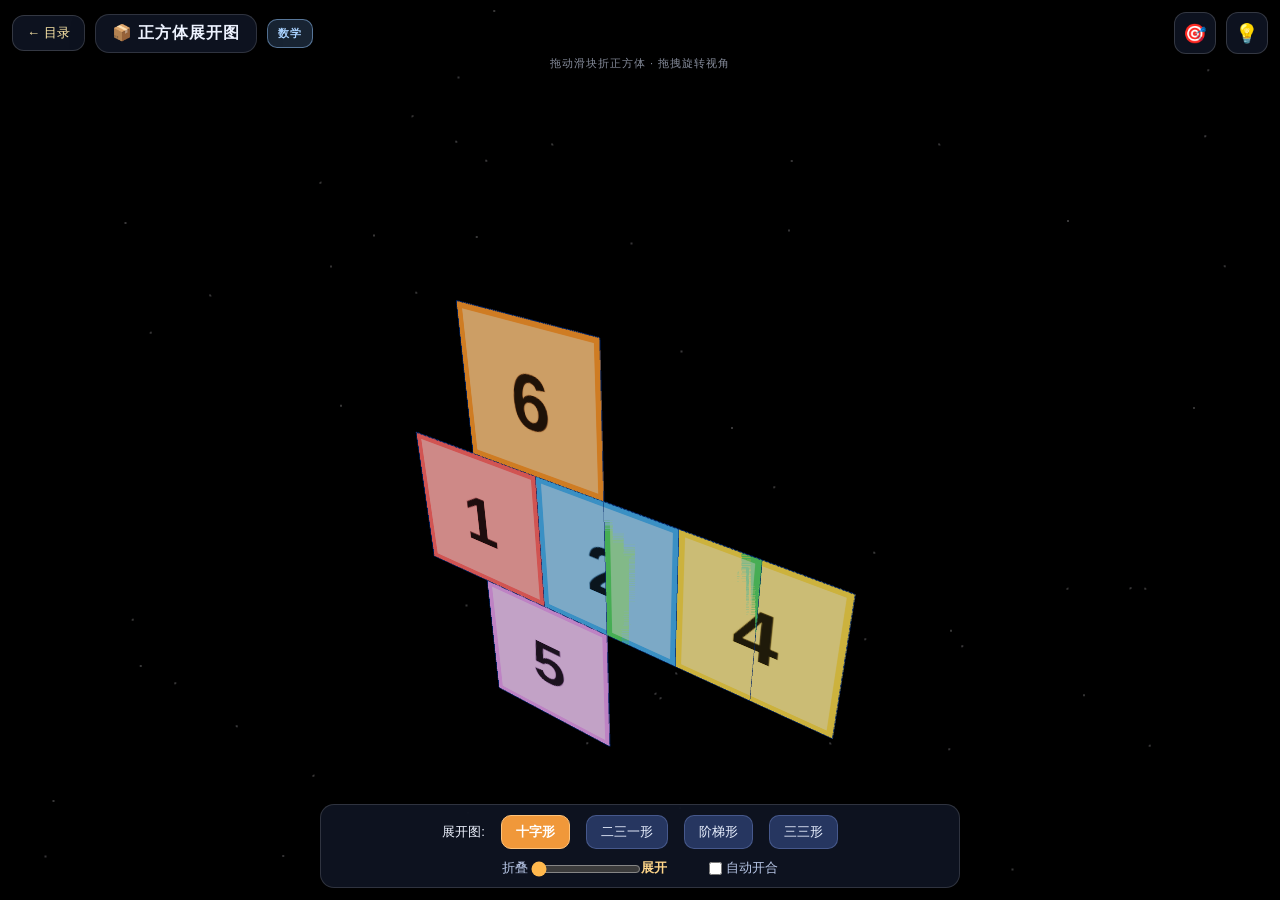
<file: lab/cube-net.html>
<!DOCTYPE html>
<html lang="zh-CN">
<head>
<meta charset="UTF-8">
<meta name="viewport" content="width=device-width, initial-scale=1.0, maximum-scale=1.0, user-scalable=no, viewport-fit=cover">
<title>正方体展开图 · 3D科学教室</title>
</head>
<body>
<div id="app"></div>
<div id="status" class="hidden"></div>
<div id="ctrl" class="panel">
  <span>展开图:</span>
  <button data-p="0" class="active">十字形</button>
  <button data-p="1">二三一形</button>
  <button data-p="2">阶梯形</button>
  <button data-p="3">三三形</button>
  <label>折叠 <input type="range" id="fold" min="0" max="100" value="0"><span class="val" id="foldVal">展开</span></label>
  <label><input type="checkbox" id="auto">自动开合</label>
</div>

<script src="common.js"></script>
<script type="importmap">
{ "imports": { "three": "../vendor/three.module.min.js", "three/addons/": "../vendor/" } }
</script>
<script type="module">
import * as THREE from 'three';
import { OrbitControls } from 'three/addons/controls/OrbitControls.js';
window.THREE = THREE;

Lab.init({ title: '📦 正方体展开图', tag: '数学', hint: '拖动滑块折正方体 · 拖拽旋转视角' });

// 四种可折成 正方体 的展开图案(格子坐标 col,row,均经折叠仿真验证)
const PATTERNS = [
  { name: '十字形', cells: [[0,1],[1,1],[2,1],[3,1],[1,0],[1,2]] },
  { name: '二三一形', cells: [[1,0],[2,0],[-1,1],[0,1],[1,1],[0,2]] },
  { name: '阶梯形', cells: [[0,0],[1,0],[1,1],[2,1],[2,2],[3,2]] },
  { name: '三三形', cells: [[0,0],[1,0],[2,0],[2,1],[3,1],[4,1]] },
];
const COLORS = [0xff6b6b, 0x4dabf7, 0x51cf66, 0xffd43b, 0xe599f7, 0xff922b];

const { renderer, scene, camera, controls } = Lab.scene3d({ orbit: OrbitControls, cam: [2.4, 2.2, 3] });
scene.add(new THREE.AmbientLight(0xffffff, 0.75));
const dir = new THREE.DirectionalLight(0xffffff, 1.6); dir.position.set(4, 6, 5); scene.add(dir);
Lab.stars(scene, 500);

// 给面画编号贴图
function faceTexture(n, color) {
  const c = document.createElement('canvas'); c.width = c.height = 256;
  const ctx = c.getContext('2d');
  ctx.fillStyle = '#' + color.toString(16).padStart(6, '0');
  ctx.fillRect(0, 0, 256, 256);
  ctx.fillStyle = 'rgba(255,255,255,0.35)'; ctx.fillRect(10, 10, 236, 236);
  ctx.fillStyle = 'rgba(0,0,0,0.75)';
  ctx.font = 'bold 130px sans-serif'; ctx.textAlign = 'center'; ctx.textBaseline = 'middle';
  ctx.fillText(n, 128, 140);
  return Lab.toTexture(c);
}

// 依据格子集合生成折叠层级:BFS 生成树,嵌套 Group,折叠角 = 深度 × 90°
let root = null;
function buildNet(pattern) {
  if (root) {
    root.traverse(o => {
      if (o.geometry) o.geometry.dispose();
      if (o.material) { if (o.material.map) o.material.map.dispose(); o.material.dispose(); }
    });
    scene.remove(root);
  }
  const cells = pattern.cells;
  const key = ([x, y]) => x + ',' + y;
  const set = new Set(cells.map(key));
  const center = cells.reduce((s, c) => [s[0] + c[0] / 6, s[1] + c[1] / 6], [0, 0]);
  // BFS 生成树
  const parent = new Map(), depth = new Map();
  const queue = [cells[0]];
  parent.set(key(cells[0]), null); depth.set(key(cells[0]), 0);
  while (queue.length) {
    const [x, y] = queue.shift();
    for (const [dx, dy] of [[1,0],[-1,0],[0,1],[0,-1]]) {
      const k = (x + dx) + ',' + (y + dy);
      if (set.has(k) && !parent.has(k)) { parent.set(k, [x, y]); depth.set(k, depth.get(key([x, y])) + 1); queue.push([x + dx, y + dy]); }
    }
  }
  // 建面(带编号),再按树挂到嵌套 Group
  const groups = new Map(), meshes = new Map();
  cells.forEach(([x, y], i) => {
    const g = new THREE.Group();
    groups.set(key([x, y]), g);
    const geo = new THREE.PlaneGeometry(1, 1);
    const mesh = new THREE.Mesh(geo, new THREE.MeshStandardMaterial({
      map: faceTexture(i + 1, COLORS[i]), roughness: 0.6, side: THREE.FrontSide
    }));
    // 背面用纯白,避免从背后看到镜像数字
    mesh.add(new THREE.Mesh(geo, new THREE.MeshStandardMaterial({ color: 0xeef2fa, roughness: 0.8, side: THREE.BackSide })));
    mesh.add(new THREE.LineSegments(new THREE.EdgesGeometry(geo), new THREE.LineBasicMaterial({ color: 0x113366 })));
    meshes.set(key([x, y]), { mesh, x, y });
  });
  // 挂树:childGroup 放在铰链处,面本体再偏移半格
  cells.forEach(([x, y]) => {
    const k = key([x, y]);
    const info = meshes.get(k), g = groups.get(k);
    g.add(info.mesh);
    info.mesh.position.set(0, 0, 0); // 先归零,下面按父方向摆
    const p = parent.get(k);
    if (p === null) { info.mesh.position.set(0, 0, 0); root = g; root.position.set(-center[0], -center[1], 0); scene.add(g); }
    else {
      const dx = x - p[0], dy = y - p[1];
      const pg = groups.get(key(p));
      g.position.set(dx * 0.5, dy * 0.5, 0);
      info.mesh.position.set(dx * 0.5, dy * 0.5, 0);
      pg.add(g);
    }
  });
  markAxes();
  applyFold(currentFold);
}
function applyFold(t) {
  if (!root) return;
  currentFold = t;
  const A = Math.PI / 2;
  root.traverse(o => {
    if (!o.isGroup || o === root) return;
    // 通过 group 的 userData 记录铰链方向
    if (!o.userData.axis) return;
    const ang = t * A;
    if (o.userData.axis === 'y+') o.rotation.y = -ang;
    else if (o.userData.axis === 'y-') o.rotation.y = ang;
    else if (o.userData.axis === 'x+') o.rotation.x = ang;
    else o.rotation.x = -ang;
  });
  document.getElementById('foldVal').textContent = t < 0.02 ? '展开' : (t > 0.98 ? '正方体!' : Math.round(t * 90) + '°');
}
let currentFold = 0;

// 重建后给每个子 group 打铰链方向标记
function markAxes() {
  root.traverse(o => {
    if (!o.isGroup || o === root) return;
    const p = o.position;
    if (p.x > 0.4) o.userData.axis = 'y+';
    else if (p.x < -0.4) o.userData.axis = 'y-';
    else if (p.y > 0.4) o.userData.axis = 'x+';
    else if (p.y < -0.4) o.userData.axis = 'x-';
  });
}

buildNet(PATTERNS[0]);
window.__cubeDebug = () => root; // 调试钩子

// 事件
document.querySelectorAll('#ctrl button[data-p]').forEach(b => b.onclick = () => {
  document.querySelectorAll('#ctrl button[data-p]').forEach(x => x.classList.remove('active'));
  b.classList.add('active');
  buildNet(PATTERNS[+b.dataset.p]);
  markAxes();
  Lab.status(PATTERNS[+b.dataset.p].name + ' 展开图', 1500);
});
const foldEl = document.getElementById('fold');
foldEl.oninput = () => { document.getElementById('auto').checked = false; applyFold(foldEl.value / 100); };
document.getElementById('auto').onchange = e => { if (e.target.checked) foldEl.value = 0; };

Lab.fact([
  { t: '正方体小档案', d: '正方体有 6 个面、12 条棱、8 个顶点。每个面都是一模一样的正方形!' },
  { t: '11 种展开图', d: '能折成正方体的展开图一共有 11 种:一四一型 6 种、二三一型 3 种、二二二型(阶梯)和三三型各 1 种。' },
  { t: '小窍门', d: '判断能不能折成正方体:想象自己是一只小蚂蚁,沿着图爬一圈,如果任何两面都不会叠在一起,就能折成!' },
]);
Lab.quiz([
  { q: '正方体有几个顶点?', opt: ['6 个', '8 个', '12 个'], a: 1, why: '正方体有 8 个顶点,6 个面,12 条棱。记住"6面8顶12棱"!' },
  { q: '下面哪种展开图不能折成正方体?', opt: ['十字形', '阶梯形', '一字排开 6 个格子'], a: 2, why: '6 个格子排成一条直线折不起来,会缺面!能折成正方体的展开图只有 11 种。' },
  { q: '正方体展开后,原来的"上面"和"下面"是什么关系?', opt: ['相邻', '相对(隔开的)', '重叠'], a: 1, why: '折成正方体后,相对的面在展开图里一定不相邻、也不共顶点。' },
]);

// 自动开合动画
let t0 = performance.now();
renderer.setAnimationLoop(() => {
  if (document.getElementById('auto').checked) {
    const f = (Math.sin((performance.now() - t0) / 1600) + 1) / 2;
    applyFold(f);
  }
  root.rotation.y += 0.003;
  controls.update();
  renderer.render(scene, camera);
});
</script>
</body>
</html>
</file>
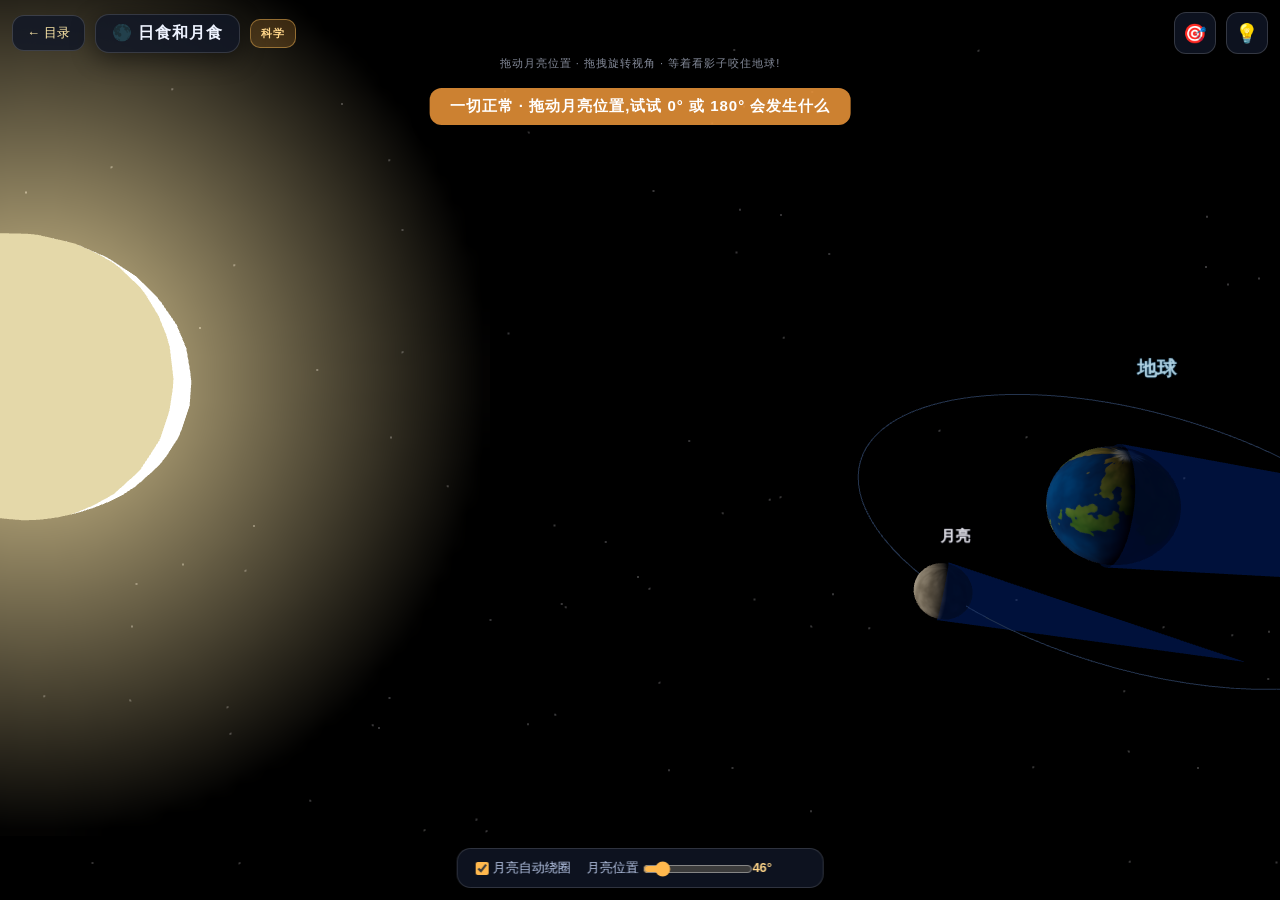
<file: lab/eclipse.html>
<!DOCTYPE html>
<html lang="zh-CN">
<head>
<meta charset="UTF-8">
<meta name="viewport" content="width=device-width, initial-scale=1.0, maximum-scale=1.0, user-scalable=no, viewport-fit=cover">
<title>日食和月食 · 3D科学教室</title>
</head>
<body>
<div id="app"></div>
<div id="status" class="hidden"></div>
<div id="ctrl" class="panel">
  <label><input type="checkbox" id="auto" checked>月亮自动绕圈</label>
  <label>月亮位置 <input type="range" id="ma" min="0" max="360" step="0.5" value="40"><span class="val" id="maVal">40°</span></label>
</div>

<script src="common.js"></script>
<script type="importmap">
{ "imports": { "three": "../vendor/three.module.min.js", "three/addons/": "../vendor/" } }
</script>
<script type="module">
import * as THREE from 'three';
import { OrbitControls } from 'three/addons/controls/OrbitControls.js';
window.THREE = THREE;

Lab.init({ title: '🌑 日食和月食', tag: '科学', hint: '拖动月亮位置 · 拖拽旋转视角 · 等着看影子咬住地球!' });

const { renderer, scene, camera, controls } = Lab.scene3d({ orbit: OrbitControls, cam: [3.5, 9, 15] });
scene.add(new THREE.AmbientLight(0x556688, 0.5));
const sunLight = new THREE.DirectionalLight(0xfff2d8, 2.2);
scene.add(sunLight);
Lab.stars(scene, 800);

function textSprite(text, color = '#ffe9a8', size = 1.6) {
  const c = document.createElement('canvas'); c.width = 256; c.height = 96;
  const ctx = c.getContext('2d');
  ctx.font = 'bold 54px sans-serif'; ctx.textAlign = 'center'; ctx.textBaseline = 'middle';
  ctx.shadowColor = 'rgba(0,0,0,0.9)'; ctx.shadowBlur = 8;
  ctx.fillStyle = color; ctx.fillText(text, 128, 52);
  const sp = new THREE.Sprite(new THREE.SpriteMaterial({ map: Lab.toTexture(c), transparent: true, depthWrite: false }));
  sp.scale.set(size, size * 0.375, 1);
  return sp;
}

// 太阳(左)、地球(右)、月亮(绕地球)
const sun = new THREE.Mesh(new THREE.SphereGeometry(3.4, 32, 16), new THREE.MeshBasicMaterial({ color: 0xffdf8a }));
sun.position.set(-15, 0, 0); scene.add(sun);
const glow = new THREE.Sprite(new THREE.SpriteMaterial({
  map: Lab.softDot(), color: 0xffcf7a, blending: THREE.AdditiveBlending, transparent: true, depthWrite: false
}));
glow.position.copy(sun.position); glow.scale.setScalar(22); scene.add(glow);
const sunLabel = textSprite('太阳', '#ffdf8a'); sunLabel.position.set(-15, 5, 0); scene.add(sunLabel);

const EARTH_R = 1.1, MOON_R = 0.45, MOON_ORBIT = 4.6;
const earth = new THREE.Mesh(new THREE.SphereGeometry(EARTH_R, 48, 24),
  new THREE.MeshStandardMaterial({ map: Lab.earthTexture(), roughness: 1 }));
earth.position.set(9, 0, 0); scene.add(earth);
const earthLabel = textSprite('地球', '#8fd0ff'); earthLabel.position.set(9, 2.8, 0); scene.add(earthLabel);
const moon = new THREE.Mesh(new THREE.SphereGeometry(MOON_R, 32, 16),
  new THREE.MeshStandardMaterial({ map: Lab.craterTexture(99, 0xb8b4ae, 0x6e6a64, 60), roughness: 1 }));
scene.add(moon);
const moonLabel = textSprite('月亮', '#e8e8ff', 1.1); scene.add(moonLabel);
// 月亮轨道
const orbitLine = new THREE.LineLoop(
  new THREE.BufferGeometry().setFromPoints(Array.from({ length: 96 }, (_, i) => {
    const a = i / 96 * Math.PI * 2;
    return new THREE.Vector3(earth.position.x + Math.cos(a) * MOON_ORBIT, 0, Math.sin(a) * MOON_ORBIT);
  })),
  new THREE.LineBasicMaterial({ color: 0x5577bb, transparent: true, opacity: 0.4 })
);
scene.add(orbitLine);

// 影子锥(半透明):base=天体,朝背光方向
function shadowCone(rBase, len, color) {
  const geo = new THREE.ConeGeometry(rBase, len, 32, 1, true);
  const mat = new THREE.MeshBasicMaterial({ color, transparent: true, opacity: 0.28, side: THREE.DoubleSide, depthWrite: false });
  const m = new THREE.Mesh(geo, mat);
  scene.add(m);
  return m;
}
const earthShadow = shadowCone(EARTH_R * 1.05, 14, 0x223377);
const moonShadow = shadowCone(MOON_R * 1.05, MOON_ORBIT * 0.92, 0x223377);
function aimCone(cone, bodyPos) {
  const antiSun = bodyPos.clone().sub(sun.position).normalize();
  cone.quaternion.setFromUnitVectors(new THREE.Vector3(0, 1, 0), antiSun);
  cone.position.copy(bodyPos).addScaledVector(antiSun, cone.geometry.parameters.height / 2);
}

const maEl = document.getElementById('ma');
let ma = 40;
function update() {
  const phi = ma / 180 * Math.PI;
  // φ=0 → 月亮在地球、太阳之间(日食);φ=π → 月亮在地球背后(月食)
  moon.position.set(
    earth.position.x - Math.cos(phi) * MOON_ORBIT,
    0,
    Math.sin(phi) * MOON_ORBIT
  );
  moonLabel.position.copy(moon.position).add(new THREE.Vector3(0, 1.1, 0));
  sunLight.position.copy(sun.position);
  aimCone(earthShadow, earth.position);
  aimCone(moonShadow, moon.position);

  const d = Math.abs(((ma % 360) + 360) % 360);
  let msg, big = false;
  if (d < 4 || d > 356) { msg = '🌑 日食啦!月亮的影子罩住了地球,白天变黑了!'; big = true; }
  else if (d > 176 && d < 184) { msg = '🌖 月食啦!月亮钻进了地球的影子,变成了红铜色!'; big = true; }
  else msg = '一切正常 · 拖动月亮位置,试试 0° 或 180° 会发生什么';
  Lab.status(msg);
  document.getElementById('status').style.background = big ? 'rgba(226,68,68,0.9)' : 'rgba(240,152,58,0.85)';
  document.getElementById('maVal').textContent = Math.round(ma) + '°';
}
maEl.oninput = () => { document.getElementById('auto').checked = false; ma = +maEl.value; update(); };
update();

Lab.fact([
  { t: '日食:月亮挡住太阳', d: '当月亮正好跑到地球和太阳中间,它的影子投在地球上,被影子罩住的地方白天会突然变黑,太阳像被咬了一口!' },
  { t: '月食:月亮钻进地影', d: '当月亮跑到地球背后、钻进地球的影子,月光被挡住,月亮变成神秘的红铜色,叫"红月亮"。' },
  { t: '为什么不是每个月都有?', d: '月亮绕地球的轨道是斜着的,大多数时候影子会擦肩而过,所以日食月食是很难得的天象!' },
]);
Lab.quiz([
  { q: '日食发生时,三个天体的排列顺序是?', opt: ['太阳-地球-月亮', '太阳-月亮-地球', '月亮-太阳-地球'], a: 1, why: '月亮夹在中间,把太阳光挡住了,它的影子落在地球上,就是日食!' },
  { q: '月食时月亮为什么会变成红铜色?', opt: ['月亮着火了', '地球大气把红光折射到月亮上', '月亮变成了火星'], a: 1, why: '地球的大气层像棱镜,把太阳光中的红光弯折到月亮上,月亮就"红"了!' },
  { q: '为什么不是每个月都发生日食和月食?', opt: ['月亮躲起来了', '月亮轨道是斜的,影子经常错开', '太阳会躲开'], a: 1, why: '月亮的轨道面和地球公转面差了大约5°,影子常常擦肩而过,所以日食很珍贵!' },
]);

renderer.setAnimationLoop(() => {
  if (document.getElementById('auto').checked) {
    ma = (ma + 0.2) % 360;
    maEl.value = ma;
    update();
  }
  controls.update();
  renderer.render(scene, camera);
});
</script>
</body>
</html>
</file>
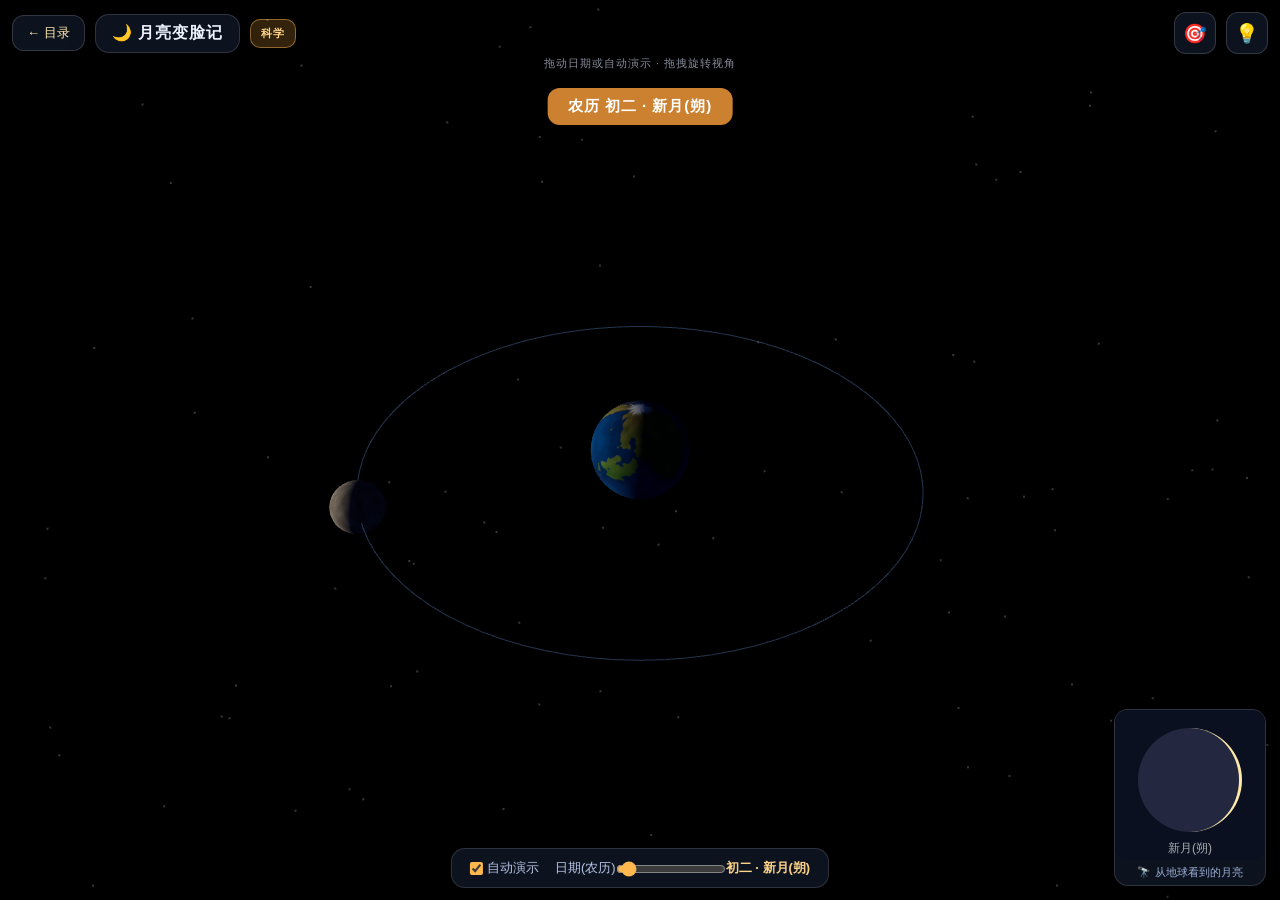
<file: lab/moon-phases.html>
<!DOCTYPE html>
<html lang="zh-CN">
<head>
<meta charset="UTF-8">
<meta name="viewport" content="width=device-width, initial-scale=1.0, maximum-scale=1.0, user-scalable=no, viewport-fit=cover">
<title>月亮变脸记 · 3D科学教室</title>
</head>
<body>
<div id="app"></div>
<div id="status" class="hidden"></div>
<div id="ctrl" class="panel">
  <label><input type="checkbox" id="auto" checked>自动演示</label>
  <label>日期(农历)<input type="range" id="day" min="0" max="29.5" step="0.05" value="0"><span class="val" id="dayVal">初一</span></label>
</div>
<!-- 从地球看到的月亮(小窗) -->
<div style="position:fixed;right:14px;bottom:14px;z-index:18;" class="panel">
  <canvas id="moonEye" width="150" height="150" style="display:block;border-radius:12px;background:#0b1020"></canvas>
  <div style="text-align:center;font-size:11px;color:#9db1d8;padding:5px 0;">🔭 从地球看到的月亮</div>
</div>

<script src="common.js"></script>
<script type="importmap">
{ "imports": { "three": "../vendor/three.module.min.js", "three/addons/": "../vendor/" } }
</script>
<script type="module">
import * as THREE from 'three';
import { OrbitControls } from 'three/addons/controls/OrbitControls.js';
window.THREE = THREE;

Lab.init({ title: '🌙 月亮变脸记', tag: '科学', hint: '拖动日期或自动演示 · 拖拽旋转视角' });

const { renderer, scene, camera, controls } = Lab.scene3d({ orbit: OrbitControls, cam: [0, 9, 13] });
controls.target.set(0, 0, 0);
scene.add(new THREE.AmbientLight(0x5566aa, 0.5));
// 太阳光从左边来
const sunLight = new THREE.DirectionalLight(0xfff2d8, 2.2);
sunLight.position.set(-20, 2, 0);
scene.add(sunLight);
Lab.stars(scene, 800);
// 远处的太阳(发光球)
const sun = new THREE.Mesh(new THREE.SphereGeometry(2.2, 32, 16), new THREE.MeshBasicMaterial({ color: 0xffe9a8 }));
sun.position.set(-26, 0, 0); scene.add(sun);
const glow = new THREE.Sprite(new THREE.SpriteMaterial({
  map: Lab.softDot(), color: 0xffcf7a, blending: THREE.AdditiveBlending, transparent: true, depthWrite: false
}));
glow.position.copy(sun.position); glow.scale.setScalar(16); scene.add(glow);

// 地球
const earth = new THREE.Mesh(
  new THREE.SphereGeometry(0.9, 48, 24),
  new THREE.MeshStandardMaterial({ map: Lab.earthTexture(), roughness: 1 })
);
scene.add(earth);
// 月球轨道
const orbitLine = new THREE.LineLoop(
  new THREE.BufferGeometry().setFromPoints(
    Array.from({ length: 96 }, (_, i) => new THREE.Vector3(Math.cos(i / 96 * Math.PI * 2) * 5, 0, Math.sin(i / 96 * Math.PI * 2) * 5))
  ),
  new THREE.LineBasicMaterial({ color: 0x5577bb, transparent: true, opacity: 0.4 })
);
scene.add(orbitLine);
// 月球
const moon = new THREE.Mesh(
  new THREE.SphereGeometry(0.45, 32, 16),
  new THREE.MeshStandardMaterial({ map: Lab.craterTexture(99, 0xb8b4ae, 0x6e6a64, 70), roughness: 1 })
);
scene.add(moon);

const NAMES = ['新月(朔)', '蛾眉月', '上弦月', '盈凸月', '满月(望)', '亏凸月', '下弦月', '残月'];
const DAYS = ['初一', '初二', '初三', '初四', '初五', '初六', '初七', '初八', '初九', '初十',
  '十一', '十二', '十三', '十四', '十五', '十六', '十七', '十八', '十九', '二十',
  '廿一', '廿二', '廿三', '廿四', '廿五', '廿六', '廿七', '廿八', '廿九', '三十'];

let day = 0;
const dayEl = document.getElementById('day'), eye = document.getElementById('moonEye').getContext('2d');

function phaseName(phi) {
  const idx = Math.round(phi / (Math.PI / 4)) % 8;
  return NAMES[idx];
}
function update() {
  const phi = day / 29.5 * Math.PI * 2;       // 0=新月
  const ang = phi + Math.PI;                  // 新月时月亮在地球-太阳一侧(-x 方向)
  moon.position.set(Math.cos(ang) * 5, 0, -Math.sin(ang) * 5);
  moon.rotation.y = -phi;                     // 潮汐锁定:始终同一面朝地球
  earth.rotation.y += 0.004;
  document.getElementById('dayVal').textContent = DAYS[Math.min(29, Math.floor(day))] + ' · ' + phaseName(phi);
  Lab.status(`农历 ${DAYS[Math.min(29, Math.floor(day))]} · ${phaseName(phi)}`);
  drawEye(phi);
}
// 画"从地球看到的月亮"
function drawEye(phi) {
  const r = 52, cx = 75, cy = 70;
  eye.clearRect(0, 0, 150, 150);
  // 暗面
  eye.fillStyle = '#232840';
  eye.beginPath(); eye.arc(cx, cy, r, 0, Math.PI * 2); eye.fill();
  // 亮面
  eye.fillStyle = '#ffe9a8';
  const waxing = phi < Math.PI, cosv = Math.cos(phi);
  eye.beginPath();
  eye.arc(cx, cy, r, -Math.PI / 2, Math.PI / 2, !waxing);
  eye.fill();
  if (cosv > 0.001) {          // 弯月:亮侧再盖一块暗椭圆
    eye.fillStyle = '#232840';
    eye.beginPath();
    eye.ellipse(cx, cy, r * cosv, r, 0, -Math.PI / 2, Math.PI / 2, !waxing);
    eye.closePath(); eye.fill();
  } else if (cosv < -0.001) {  // 凸月:暗侧补一块亮椭圆
    eye.fillStyle = '#ffe9a8';
    eye.beginPath();
    eye.ellipse(cx, cy, r * -cosv, r, 0, -Math.PI / 2, Math.PI / 2, waxing);
    eye.closePath(); eye.fill();
  }
  eye.fillStyle = 'rgba(255,255,255,0.65)';
  eye.font = '12px sans-serif'; eye.textAlign = 'center';
  eye.fillText(phaseName(phi), cx, 142);
}
dayEl.oninput = () => {
  document.getElementById('auto').checked = false;
  day = +dayEl.value; update();
};
update();

Lab.fact([
  { t: '月亮为什么会变脸?', d: '月亮自己不发光,我们看到的是它反射的太阳光。月亮绕着地球转,太阳照亮的方向不断变化,我们就看到亮面一会儿多、一会儿少。' },
  { t: '一个周期 29.5 天', d: '月相从新月变回新月大约要 29.5 天,这就是农历一个月的长度。十五、十六的月亮最圆!' },
  { t: '上半月亮右边', d: '上弦月的亮面在右边(像字母D),下弦月的亮面在左边(像字母C)。口诀:上上上西西、下下东东!' },
]);
Lab.quiz([
  { q: '新月(初一)时,月亮在哪里?', opt: ['地球和太阳中间', '地球背后', '随便哪里'], a: 0, why: '新月时月亮跑到地球和太阳中间,亮面背对地球,所以我们看不见它。' },
  { q: '农历十五左右的月亮叫什么?', opt: ['上弦月', '满月', '新月'], a: 1, why: '农历十五、十六是满月(望),月亮把亮面整个对着地球,又大又圆!' },
  { q: '月亮自己会发光吗?', opt: ['会,像小灯泡', '不会,它反射太阳光', '有时候会'], a: 1, why: '月亮是一面大镜子,把太阳光反射给我们,我们才看得见它。' },
]);

renderer.setAnimationLoop(() => {
  if (document.getElementById('auto').checked) {
    day = (day + 0.05) % 29.5;
    dayEl.value = day;
    update();
  }
  controls.update();
  renderer.render(scene, camera);
});
</script>
</body>
</html>
</file>
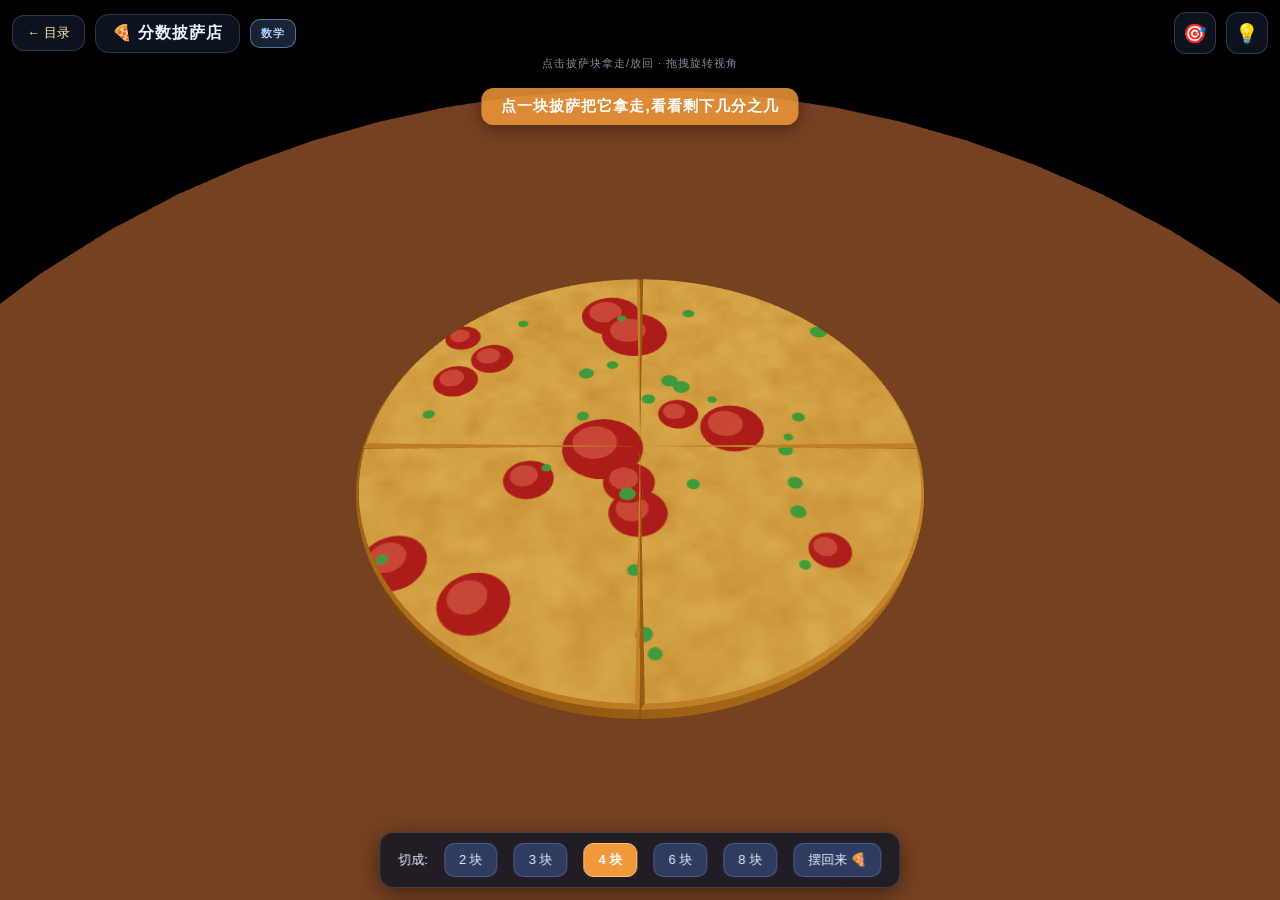
<file: lab/pizza.html>
<!DOCTYPE html>
<html lang="zh-CN">
<head>
<meta charset="UTF-8">
<meta name="viewport" content="width=device-width, initial-scale=1.0, maximum-scale=1.0, user-scalable=no, viewport-fit=cover">
<title>分数披萨店 · 3D科学教室</title>
</head>
<body>
<div id="app"></div>
<div id="status">点一块披萨把它拿走,看看剩下几分之几</div>
<div id="ctrl" class="panel">
  <span>切成:</span>
  <button data-n="2">2 块</button>
  <button data-n="3">3 块</button>
  <button data-n="4" class="active">4 块</button>
  <button data-n="6">6 块</button>
  <button data-n="8">8 块</button>
  <button id="reset">摆回来 🍕</button>
</div>

<script src="common.js"></script>
<script type="importmap">
{ "imports": { "three": "../vendor/three.module.min.js", "three/addons/": "../vendor/" } }
</script>
<script type="module">
import * as THREE from 'three';
import { OrbitControls } from 'three/addons/controls/OrbitControls.js';
window.THREE = THREE;

Lab.init({ title: '🍕 分数披萨店', tag: '数学', hint: '点击披萨块拿走/放回 · 拖拽旋转视角' });

const { renderer, scene, camera, controls } = Lab.scene3d({ orbit: OrbitControls, cam: [0, 5.5, 5] });
controls.maxPolarAngle = Math.PI * 0.46;
scene.add(new THREE.AmbientLight(0xffffff, 0.85));
const dl = new THREE.DirectionalLight(0xfff2dd, 1.4); dl.position.set(3, 6, 2); scene.add(dl);

// 餐桌
scene.add(new THREE.Mesh(
  new THREE.CylinderGeometry(7, 7, 0.4, 48),
  new THREE.MeshStandardMaterial({ color: 0x8a5a38, roughness: 0.85 })
)).position.y = -0.32;
// 盘子
const plate = new THREE.Mesh(
  new THREE.CylinderGeometry(2.9, 2.6, 0.16, 48),
  new THREE.MeshStandardMaterial({ color: 0xf2f4f8, roughness: 0.35 })
);
plate.position.y = -0.02; scene.add(plate);

// 披萨表面贴图:芝士 + 意大利肠
function pizzaTexture() {
  const c = document.createElement('canvas'); c.width = c.height = 512;
  const ctx = c.getContext('2d');
  ctx.fillStyle = '#f4b04a'; ctx.fillRect(0, 0, 512, 512);
  const fbm = Lab.makeFbm(9, 32);
  const img = ctx.getImageData(0, 0, 512, 512), d = img.data;
  for (let i = 0; i < d.length; i += 4) {
    const n = (fbm((i / 4 % 512) / 512 * 24, (i / 4 / 512) / 512 * 24, 3) - 0.5) * 36;
    d[i] += n; d[i + 1] += n; d[i + 2] += n * 0.6;
  }
  ctx.putImageData(img, 0, 0);
  let a = 77;
  const rand = () => { a |= 0; a = a + 0x6D2B79F5 | 0; let t = Math.imul(a ^ a >>> 15, 1 | a); t = t + Math.imul(t ^ t >>> 7, 61 | t) ^ t; return ((t ^ t >>> 14) >>> 0) / 4294967296; };
  for (let i = 0; i < 14; i++) {
    const x = 60 + rand() * 392, y = 60 + rand() * 392, r = 16 + rand() * 20;
    ctx.beginPath(); ctx.arc(x, y, r, 0, Math.PI * 2); ctx.fillStyle = '#c0392b'; ctx.fill();
    ctx.beginPath(); ctx.arc(x - r * 0.2, y - r * 0.2, r * 0.55, 0, Math.PI * 2); ctx.fillStyle = '#e05a4b'; ctx.fill();
  }
  for (let i = 0; i < 26; i++) {
    const x = 50 + rand() * 412, y = 50 + rand() * 412;
    ctx.beginPath(); ctx.arc(x, y, 4 + rand() * 5, 0, Math.PI * 2); ctx.fillStyle = '#4caf50'; ctx.fill();
  }
  return Lab.toTexture(c);
}
const topTex = pizzaTexture();

const slicesGroup = new THREE.Group();
scene.add(slicesGroup);
let n = 4, taken = [];

function buildPizza() {
  slicesGroup.clear();
  taken = [];
  const gap = 0.028;
  const seg = Math.PI * 2 / n;
  for (let i = 0; i < n; i++) {
    const start = i * seg + gap / 2, len = seg - gap;
    const shape = new THREE.Shape();
    shape.moveTo(0, 0);
    shape.absarc(0, 0, 2.35, start, start + len, false);
    shape.lineTo(0, 0);
    const geo = new THREE.ExtrudeGeometry(shape, { depth: 0.22, bevelEnabled: true, bevelSize: 0.03, bevelThickness: 0.03, bevelSegments: 1, curveSegments: 24 });
    // UV 简单映射到圆盘,让贴图随切法不变形
    const pos = geo.attributes.position, uv = geo.attributes.uv;
    for (let v = 0; v < pos.count; v++) {
      uv.setXY(v, pos.getX(v) / 5 + 0.5, pos.getY(v) / 5 + 0.5);
    }
    const mats = [
      new THREE.MeshStandardMaterial({ map: topTex, roughness: 0.7 }),                     // 顶
      new THREE.MeshStandardMaterial({ color: 0xd68f2e, roughness: 0.75 }),                // 底
      new THREE.MeshStandardMaterial({ color: 0xe8b563, roughness: 0.75 }),                // 侧
    ];
    const m = new THREE.Mesh(geo, mats);
    m.rotation.x = -Math.PI / 2;
    m.rotation.z = 0;
    m.position.y = 0.12;
    m.userData.i = i;
    slicesGroup.add(m);
  }
  updateStatus();
}

function updateStatus() {
  const k = taken.length;
  const g = (a, b) => b ? g(b, a % b) : a;
  const d = g(k, n) || 1;
  let s = `拿走了 ${k} 块 → ${k}/${n}`;
  if (k > 0 && d > 1) s += ` = ${k / d}/${n / d}`;
  if (k === n) s += '(整个披萨都是你的啦!)';
  else if (k === 0) s = '点一块披萨把它拿走,看看剩下几分之几';
  else s += `,盘子里还剩 ${n - k}/${n}`;
  Lab.status(s);
}

const ray = new THREE.Raycaster(), ndc = new THREE.Vector2();
let downX = 0, downY = 0;
renderer.domElement.addEventListener('pointerdown', e => { downX = e.clientX; downY = e.clientY; });
renderer.domElement.addEventListener('pointerup', e => {
  if (Math.hypot(e.clientX - downX, e.clientY - downY) > 8) return;
  ndc.set(e.clientX / innerWidth * 2 - 1, -(e.clientY / innerHeight) * 2 + 1);
  ray.setFromCamera(ndc, camera);
  const hit = ray.intersectObjects(slicesGroup.children, false)[0];
  if (!hit) return;
  const m = hit.object, i = m.userData.i;
  if (!taken.includes(i)) {
    taken.push(i);
    // 拿走:飞起来变小
    m.userData.fly = 1;
  } else {
    taken = taken.filter(x => x !== i);
    m.userData.fly = 0;
  }
  updateStatus();
});

document.querySelectorAll('#ctrl button[data-n]').forEach(b => b.onclick = () => {
  document.querySelectorAll('#ctrl button[data-n]').forEach(x => x.classList.remove('active'));
  b.classList.add('active');
  n = +b.dataset.n;
  buildPizza();
  Lab.status('披萨切成了 ' + n + ' 等份!每份是 ' + n + ' 分之 1', 2000);
});
document.getElementById('reset').onclick = () => buildPizza();

buildPizza();

// 拿走的块飞起动画
renderer.setAnimationLoop(() => {
  slicesGroup.children.forEach(m => {
    const target = m.userData.fly ? 1 : 0;
    const cur = m.userData.k || 0;
    const next = cur + (target - cur) * 0.12;
    m.userData.k = next;
    const seg = Math.PI * 2 / n;
    const mid = m.userData.i * seg + seg / 2;
    m.position.set(Math.sin(mid) * next * 2.2, 0.12 + next * 1.4, Math.cos(mid) * next * 2.2);
    m.scale.setScalar(1 - next * 0.35);
    m.rotation.z = next * 0.6;
  });
  controls.update();
  renderer.render(scene, camera);
});

Lab.fact([
  { t: '什么是分数', d: '把一个整体平均分成几份,取其中的几份,就是分数。切成 4 块拿走 1 块,就是 4 分之 1,写作 1/4。' },
  { t: '分数一样大?', d: '2/8 和 1/4 一样大!同样的披萨,切得越细,块数越多,但拿走的一半还是一半。这叫等值分数。' },
  { t: '分母与分子', d: '分数线下面的数叫分母(切成几块),上面的叫分子(拿了几块)。分母越大,每一块越小哦!' },
]);
Lab.quiz([
  { q: '披萨平均切成 6 块,拿走 2 块,拿走的是几分之几?', opt: ['2/6', '6/2', '1/6'], a: 0, why: '拿走 2 块就是 2/6,而且 2/6 还可以约分成 1/3 哦!' },
  { q: '3/6 和 1/2 谁大?', opt: ['3/6 大', '1/2 大', '一样大'], a: 2, why: '3/6 约分后就是 1/2,拿走半张披萨,怎么切都是一半!' },
  { q: '把披萨切成 8 块和切成 4 块,哪种每块更大?', opt: ['8 块的大', '4 块的大', '一样大'], a: 1, why: '切的块数越多,每块越小:1/4 比 1/8 大!' },
]);
</script>
</body>
</html>
</file>
